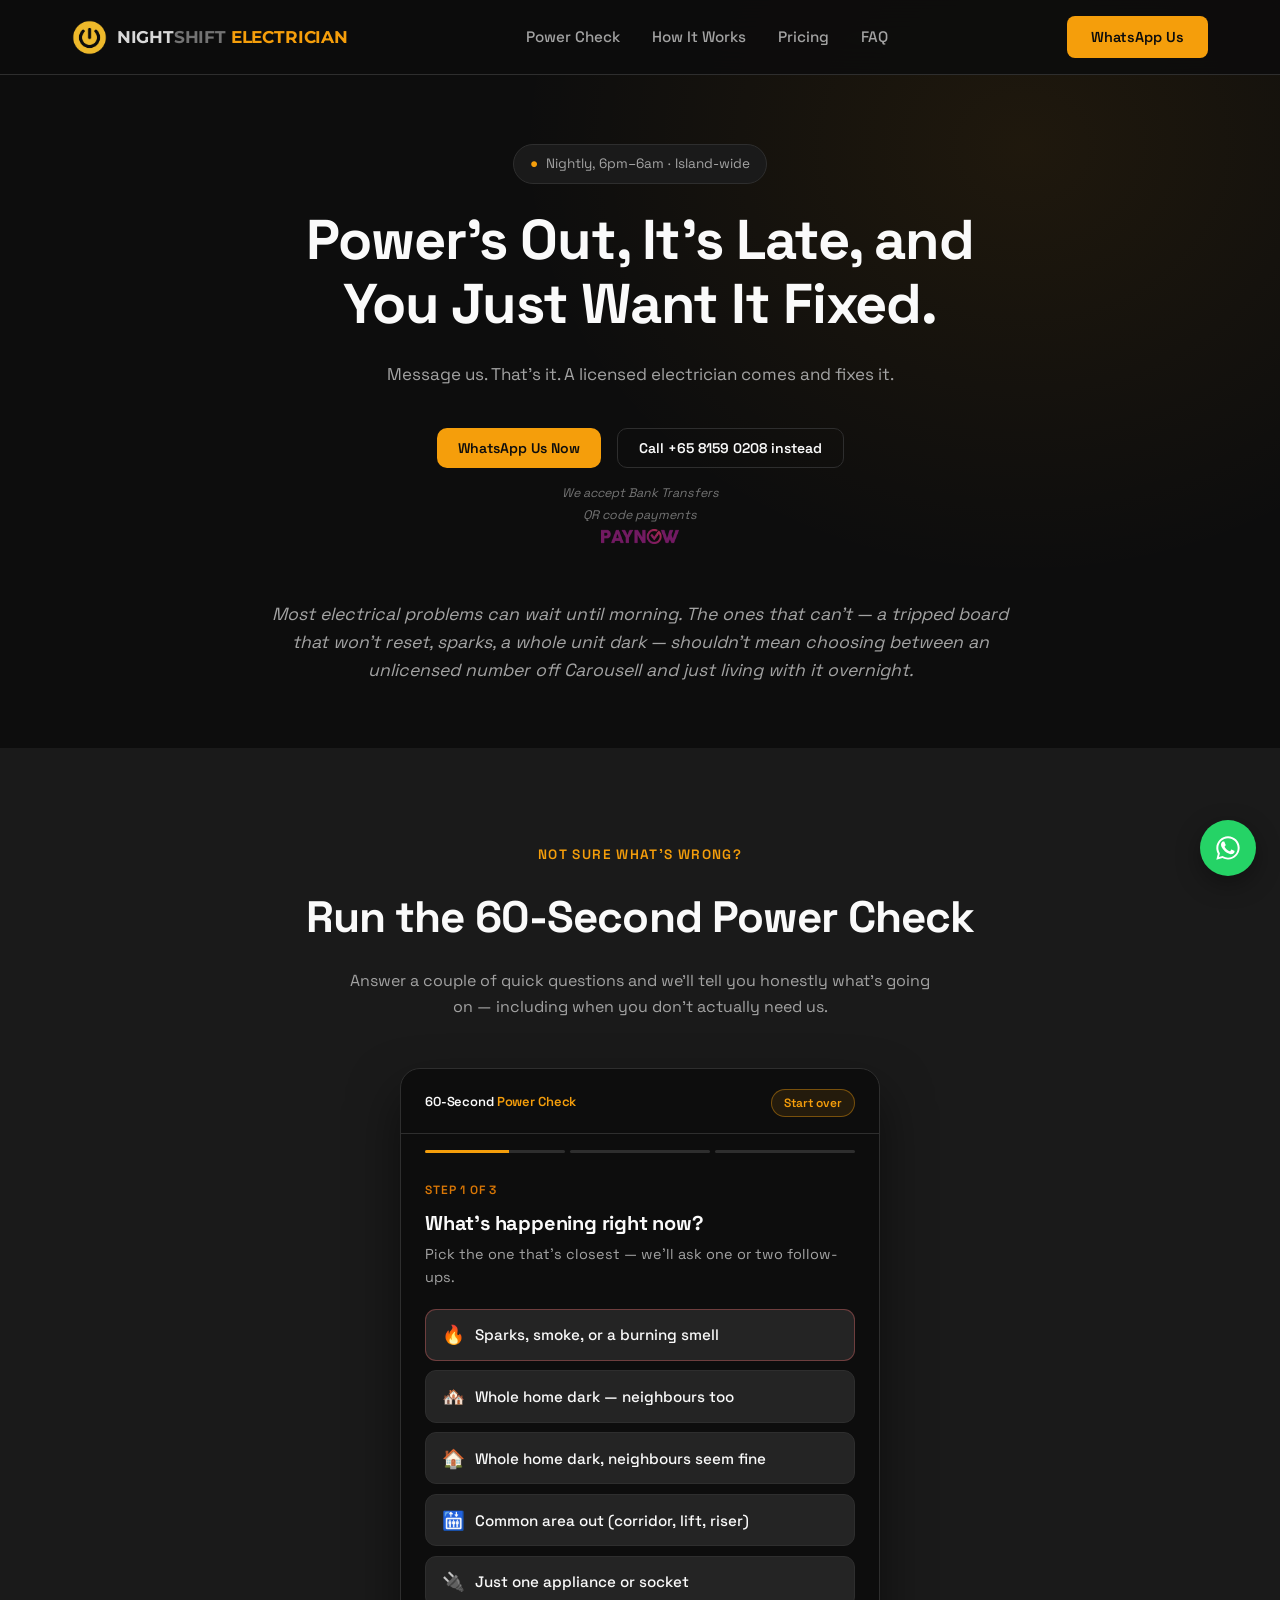
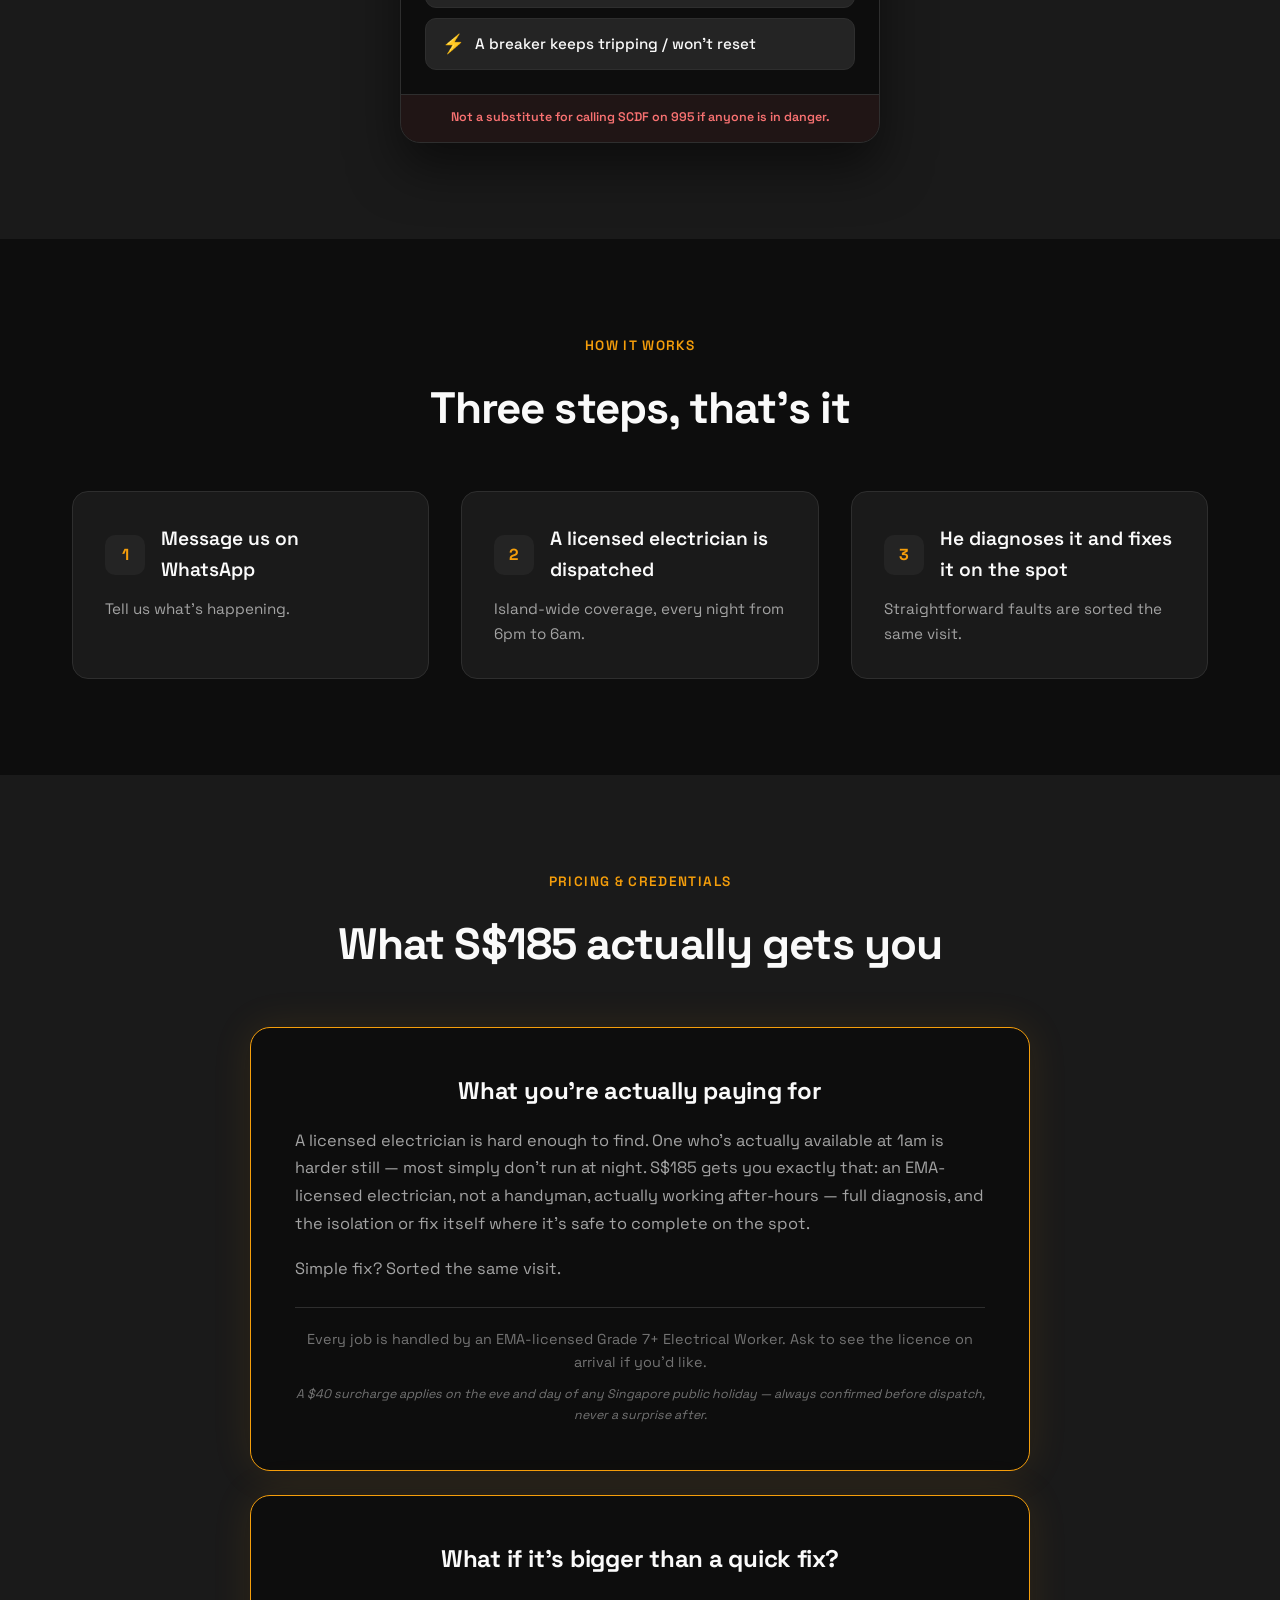
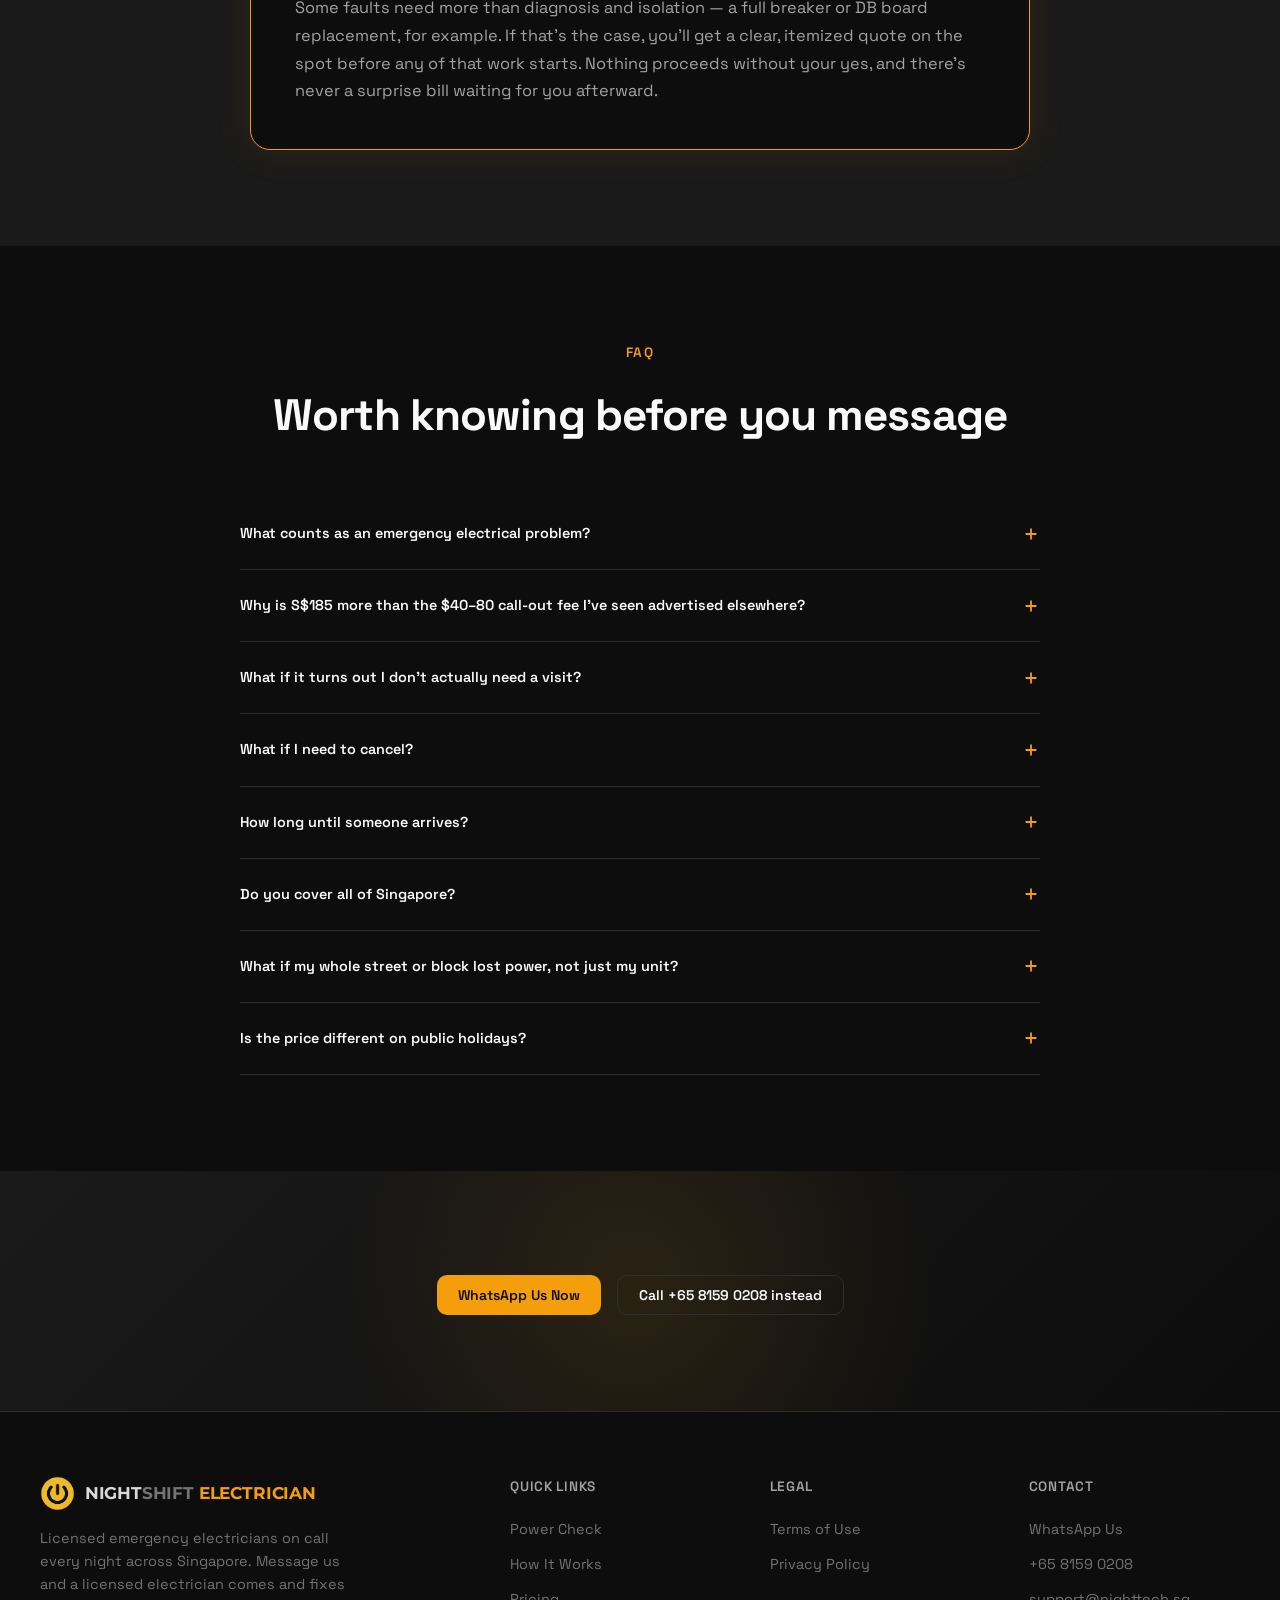
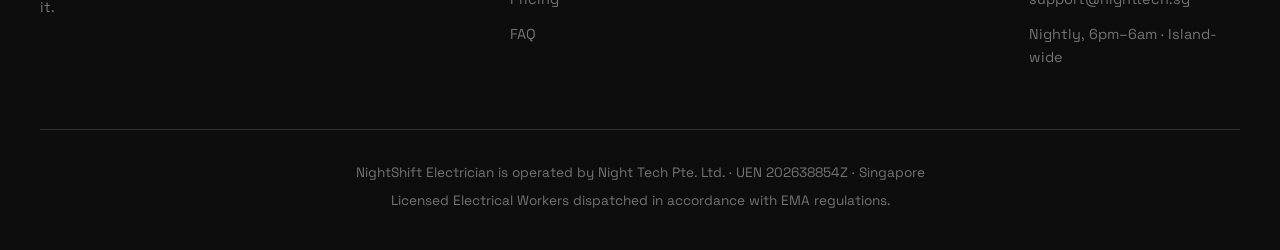
<file: index.html>
<!DOCTYPE html>
<html lang="en">
<head>
<meta charset="UTF-8">
<meta name="viewport" content="width=device-width, initial-scale=1.0">
<title>NightShift Electrician — Licensed Electricians, On Call Every Night</title>
<meta name="description" content="Licensed emergency electricians on call every night across Singapore, 6pm–6am. S$185 flat call-out fee, island-wide coverage. Message us on WhatsApp — a licensed electrician comes and fixes it.">
<meta name="robots" content="index, follow">
<link rel="canonical" href="https://nightshiftelectrician.sg/">
<meta property="og:type" content="website">
<meta property="og:site_name" content="NightShift Electrician">
<meta property="og:title" content="NightShift Electrician — Licensed Electricians, On Call Every Night">
<meta property="og:description" content="Licensed emergency electricians on call every night across Singapore, 6pm–6am. S$185 flat call-out fee, island-wide coverage. Message us on WhatsApp — a licensed electrician comes and fixes it.">
<meta property="og:url" content="https://nightshiftelectrician.sg/">
<meta property="og:locale" content="en_SG">
<meta property="og:image" content="https://nightshiftelectrician.sg/assets/images/og-image.png">
<meta property="og:image:width" content="1200">
<meta property="og:image:height" content="630">
<meta name="twitter:card" content="summary_large_image">
<meta name="twitter:title" content="NightShift Electrician — Licensed Electricians, On Call Every Night">
<meta name="twitter:description" content="Licensed emergency electricians on call every night across Singapore, 6pm–6am. S$185 flat call-out fee, island-wide coverage.">
<meta name="twitter:image" content="https://nightshiftelectrician.sg/assets/images/og-image.png">
<meta name="theme-color" content="#0d0d0d">
<link rel="icon" href="assets/images/icon.png" type="image/png">
<link rel="preconnect" href="https://fonts.googleapis.com">
<link rel="preconnect" href="https://fonts.gstatic.com" crossorigin>
<link href="https://fonts.googleapis.com/css2?family=Space+Grotesk:wght@300;400;500;600;700&family=Montserrat:wght@700&display=swap" rel="stylesheet">
<link rel="stylesheet" href="assets/css/style.css">
<script type="application/ld+json">
{
  "@context": "https://schema.org",
  "@type": "Electrician",
  "name": "NightShift Electrician",
  "alternateName": "Night Tech Pte. Ltd.",
  "url": "https://nightshiftelectrician.sg/",
  "telephone": "+65-8159-0208",
  "priceRange": "S$185",
  "description": "Licensed emergency electricians on call every night across Singapore. EMA-licensed Electrical Workers dispatched island-wide for power outages, tripped breakers, sparking outlets, and other urgent electrical faults.",
  "areaServed": { "@type": "Country", "name": "Singapore" },
  "address": { "@type": "PostalAddress", "addressCountry": "SG" },
  "openingHoursSpecification": {
    "@type": "OpeningHoursSpecification",
    "dayOfWeek": ["Monday", "Tuesday", "Wednesday", "Thursday", "Friday", "Saturday", "Sunday"],
    "opens": "18:00",
    "closes": "06:00"
  },
  "makesOffer": {
    "@type": "Offer",
    "name": "Emergency electrician call-out",
    "price": "185",
    "priceCurrency": "SGD",
    "description": "Flat call-out fee covering Stage 1 diagnostic and isolation, the same rate for every property type."
  }
}
</script>
<script type="application/ld+json">
{
  "@context": "https://schema.org",
  "@type": "FAQPage",
  "mainEntity": [
    {
      "@type": "Question",
      "name": "What counts as an emergency electrical problem?",
      "acceptedAnswer": {
        "@type": "Answer",
        "text": "Anything that's unsafe to leave until morning — a tripped board that won't reset, sparks, a burning smell, or a full loss of power. Not sure? Message us anyway — we'll tell you honestly if it can wait."
      }
    },
    {
      "@type": "Question",
      "name": "Why is S$185 more than the $40–80 call-out fee I've seen advertised elsewhere?",
      "acceptedAnswer": {
        "@type": "Answer",
        "text": "Those daytime rates assume you can wait for a normal appointment. Getting an actual EMA-licensed electrician out at 1am — not a handyman, not someone unlicensed — is close to impossible through most services; they simply don't run at night. S$185 reflects that this is real, licensed, after-hours work, not a daytime job with a surcharge tacked on."
      }
    },
    {
      "@type": "Question",
      "name": "What if it turns out I don't actually need a visit?",
      "acceptedAnswer": {
        "@type": "Answer",
        "text": "We'll say so before dispatching anyone — through the Power Check or over WhatsApp — and point you to what to do instead. You're not charged for a conversation that doesn't need a visit."
      }
    },
    {
      "@type": "Question",
      "name": "What if I need to cancel?",
      "acceptedAnswer": {
        "@type": "Answer",
        "text": "Before the electrician is dispatched — full refund, no questions asked. After he's already on the way, $50 stays with him for the trip and the visit itself; the remaining $135 is refunded."
      }
    },
    {
      "@type": "Question",
      "name": "How long until someone arrives?",
      "acceptedAnswer": {
        "@type": "Answer",
        "text": "Depends on your location and what else is running that night. You'll get a realistic estimate when you message us — not a vague \"on our way.\""
      }
    },
    {
      "@type": "Question",
      "name": "Do you cover all of Singapore?",
      "acceptedAnswer": {
        "@type": "Answer",
        "text": "Yes, island-wide. Travel time varies by area, which factors into the estimate you're given."
      }
    },
    {
      "@type": "Question",
      "name": "What if my whole street or block lost power, not just my unit?",
      "acceptedAnswer": {
        "@type": "Answer",
        "text": "That's usually on SP Group's end, not your home wiring — call their 24-hour hotline at 1800 778 8888 to report it and get updates."
      }
    },
    {
      "@type": "Question",
      "name": "Is the price different on public holidays?",
      "acceptedAnswer": {
        "@type": "Answer",
        "text": "Yes — a $40 surcharge applies on the eve and the day of any Singapore public holiday (New Year's, CNY, Good Friday, Hari Raya, Labour Day, Vesak Day, National Day, Deepavali, Christmas, and so on). You'll always hear this number before you book, never find it added after."
      }
    }
  ]
}
</script>
</head>
<body>

<!-- Navigation -->
<nav>
  <div class="nav-container">
    <a href="index.html" class="logo">
      <img src="assets/images/icon.png" alt="" class="logo-icon">
      <span class="logo-word"><span class="n">NIGHT</span><span class="s">SHIFT</span> <span class="ec">ELECTRICIAN</span></span>
    </a>
    <ul class="nav-links">
      <li><a href="#power-check">Power Check</a></li>
      <li><a href="#how-it-works">How It Works</a></li>
      <li><a href="#pricing">Pricing</a></li>
      <li><a href="#faq">FAQ</a></li>
    </ul>
    <a href="https://wa.me/6581590208?text=Hi%2C%20I%20have%20an%20electrical%20problem%20and%20need%20help." class="nav-cta">
      <span>WhatsApp Us</span>
    </a>
    <button class="mobile-menu-btn" aria-label="Toggle menu">☰</button>
  </div>
</nav>

<!-- Hero -->
<section class="hero">
  <div class="hero-inner">
    <div class="hero-badge"><span>●</span> Nightly, 6pm–6am · Island-wide</div>
    <h1>Power's Out, It's Late, and You Just Want It Fixed.</h1>
    <p class="hero-description">Message us. That's it. A licensed electrician comes and fixes it.</p>
    <div class="hero-buttons">
      <a href="https://wa.me/6581590208?text=Hi%2C%20I%20have%20an%20electrical%20problem%20and%20need%20help." class="btn-primary">WhatsApp Us Now</a>
      <a href="tel:+6581590208" class="btn-secondary">Call +65 8159 0208 instead</a>
    </div>
    <div class="hero-payment-note">
      <p>We accept Bank Transfers</p>
      <p>QR code payments</p>
      <img src="assets/images/paynow-seeklogo.png" alt="PayNow" class="hero-paynow-logo">
    </div>
  </div>
</section>

<!-- Problem framing -->
<section class="problem">
  <div class="problem-inner">
    <p>Most electrical problems can wait until morning. The ones that can't — a tripped board that won't reset, sparks, a whole unit dark — shouldn't mean choosing between an unlicensed number off Carousell and just living with it overnight.</p>
  </div>
</section>

<!-- Power Check widget -->
<section class="power-check" id="power-check">
  <div class="section-container">
    <div class="section-header">
      <div class="section-label">Not sure what's wrong?</div>
      <h2 class="section-title section-title--power-check">Run the <span class="nowrap">60-Second</span> Power Check</h2>
      <p class="section-description">Answer a couple of quick questions and we'll tell you honestly what's going on — including when you don't actually need us.</p>
    </div>
    <div id="pcw">
      <div class="pcw-head">
        <span class="pcw-title"><span class="nowrap">60-Second</span> <span class="amber">Power Check</span></span>
        <button class="pcw-restart" id="pcwRestart">Start over</button>
      </div>
      <div class="pcw-progress" id="pcwProgress"></div>
      <div class="pcw-body" id="pcwBody"></div>
      <div class="pcw-foot">Not a substitute for calling SCDF on 995 if anyone is in danger.</div>
    </div>
  </div>
</section>

<!-- How it works -->
<section class="how-it-works" id="how-it-works">
  <div class="section-container">
    <div class="section-header">
      <div class="section-label">How it works</div>
      <h2 class="section-title section-title--how-it-works">Three steps, that's it</h2>
    </div>
    <div class="steps-grid">
      <div class="step-card">
        <div class="step-head">
          <div class="step-num">1</div>
          <h3>Message us on WhatsApp</h3>
        </div>
        <p>Tell us what's happening.</p>
      </div>
      <div class="step-card">
        <div class="step-head">
          <div class="step-num">2</div>
          <h3>A licensed electrician is dispatched</h3>
        </div>
        <p>Island-wide coverage, every night from 6pm to 6am.</p>
      </div>
      <div class="step-card">
        <div class="step-head">
          <div class="step-num">3</div>
          <h3>He diagnoses it and fixes it on the spot</h3>
        </div>
        <p>Straightforward faults are sorted the same visit.</p>
      </div>
    </div>
  </div>
</section>

<!-- Pricing + credentials -->
<section class="pricing" id="pricing">
  <div class="pricing-inner">
    <div class="section-header">
      <div class="section-label">Pricing &amp; credentials</div>
      <h2 class="section-title section-title--pricing">What S$185 actually gets you</h2>
    </div>
    <div class="pricing-card">
      <div class="price-line">What you're actually paying for</div>
      <p>A licensed electrician is hard enough to find. One who's actually available at 1am is harder still — most simply don't run at night. <span class="amber">S$185</span> gets you exactly that: an EMA-licensed electrician, not a handyman, actually working after-hours — full diagnosis, and the isolation or fix itself where it's safe to complete on the spot.</p>
      <p>Simple fix? Sorted the same visit.</p>
      <div class="credential-line">Every job is handled by an EMA-licensed Grade 7+ Electrical Worker. Ask to see the licence on arrival if you'd like.</div>
      <p class="pricing-surcharge-note">A $40 surcharge applies on the eve and day of any Singapore public holiday — always confirmed before dispatch, never a surprise after.</p>
    </div>
    <div class="pricing-card pricing-card--secondary">
      <div class="price-line">What if it's bigger than a quick fix?</div>
      <p>Some faults need more than diagnosis and isolation — a full breaker or DB board replacement, for example. If that's the case, you'll get a clear, itemized quote on the spot before any of that work starts. Nothing proceeds without your yes, and there's never a surprise bill waiting for you afterward.</p>
    </div>
  </div>
</section>

<!-- FAQ -->
<section class="faq" id="faq">
  <div class="section-container">
    <div class="section-header">
      <div class="section-label">FAQ</div>
      <h2 class="section-title section-title--faq">Worth knowing before you message</h2>
    </div>
    <div class="faq-list">
      <details class="faq-item">
        <summary><h3>What counts as an emergency electrical problem?</h3><span class="faq-icon"><svg class="icon-plus" viewBox="0 0 20 20" fill="none" stroke="currentColor" stroke-width="2"><path d="M10 4v12M4 10h12"/></svg><svg class="icon-minus" viewBox="0 0 20 20" fill="none" stroke="currentColor" stroke-width="2"><path d="M4 10h12"/></svg></span></summary>
        <p>Anything that's unsafe to leave until morning — a tripped board that won't reset, sparks, a burning smell, or a full loss of power. Not sure? Message us anyway — we'll tell you honestly if it can wait.</p>
      </details>
      <details class="faq-item">
        <summary><h3>Why is S$185 more than the $40–80 call-out fee I've seen advertised elsewhere?</h3><span class="faq-icon"><svg class="icon-plus" viewBox="0 0 20 20" fill="none" stroke="currentColor" stroke-width="2"><path d="M10 4v12M4 10h12"/></svg><svg class="icon-minus" viewBox="0 0 20 20" fill="none" stroke="currentColor" stroke-width="2"><path d="M4 10h12"/></svg></span></summary>
        <p>Those daytime rates assume you can wait for a normal appointment. Getting an actual EMA-licensed electrician out at 1am — not a handyman, not someone unlicensed — is close to impossible through most services; they simply don't run at night. S$185 reflects that this is real, licensed, after-hours work, not a daytime job with a surcharge tacked on.</p>
      </details>
      <details class="faq-item">
        <summary><h3>What if it turns out I don't actually need a visit?</h3><span class="faq-icon"><svg class="icon-plus" viewBox="0 0 20 20" fill="none" stroke="currentColor" stroke-width="2"><path d="M10 4v12M4 10h12"/></svg><svg class="icon-minus" viewBox="0 0 20 20" fill="none" stroke="currentColor" stroke-width="2"><path d="M4 10h12"/></svg></span></summary>
        <p>We'll say so before dispatching anyone — through the Power Check or over WhatsApp — and point you to what to do instead. You're not charged for a conversation that doesn't need a visit.</p>
      </details>
      <details class="faq-item">
        <summary><h3>What if I need to cancel?</h3><span class="faq-icon"><svg class="icon-plus" viewBox="0 0 20 20" fill="none" stroke="currentColor" stroke-width="2"><path d="M10 4v12M4 10h12"/></svg><svg class="icon-minus" viewBox="0 0 20 20" fill="none" stroke="currentColor" stroke-width="2"><path d="M4 10h12"/></svg></span></summary>
        <p>Before the electrician is dispatched — full refund, no questions asked. After he's already on the way, $50 stays with him for the trip and the visit itself; the remaining $135 is refunded.</p>
      </details>
      <details class="faq-item">
        <summary><h3>How long until someone arrives?</h3><span class="faq-icon"><svg class="icon-plus" viewBox="0 0 20 20" fill="none" stroke="currentColor" stroke-width="2"><path d="M10 4v12M4 10h12"/></svg><svg class="icon-minus" viewBox="0 0 20 20" fill="none" stroke="currentColor" stroke-width="2"><path d="M4 10h12"/></svg></span></summary>
        <p>Depends on your location and what else is running that night. You'll get a realistic estimate when you message us — not a vague "on our way."</p>
      </details>
      <details class="faq-item">
        <summary><h3>Do you cover all of Singapore?</h3><span class="faq-icon"><svg class="icon-plus" viewBox="0 0 20 20" fill="none" stroke="currentColor" stroke-width="2"><path d="M10 4v12M4 10h12"/></svg><svg class="icon-minus" viewBox="0 0 20 20" fill="none" stroke="currentColor" stroke-width="2"><path d="M4 10h12"/></svg></span></summary>
        <p>Yes, island-wide. Travel time varies by area, which factors into the estimate you're given.</p>
      </details>
      <details class="faq-item">
        <summary><h3>What if my whole street or block lost power, not just my unit?</h3><span class="faq-icon"><svg class="icon-plus" viewBox="0 0 20 20" fill="none" stroke="currentColor" stroke-width="2"><path d="M10 4v12M4 10h12"/></svg><svg class="icon-minus" viewBox="0 0 20 20" fill="none" stroke="currentColor" stroke-width="2"><path d="M4 10h12"/></svg></span></summary>
        <p>That's usually on SP Group's end, not your home wiring — call their 24-hour hotline at 1800 778 8888 to report it and get updates.</p>
      </details>
      <details class="faq-item">
        <summary><h3>Is the price different on public holidays?</h3><span class="faq-icon"><svg class="icon-plus" viewBox="0 0 20 20" fill="none" stroke="currentColor" stroke-width="2"><path d="M10 4v12M4 10h12"/></svg><svg class="icon-minus" viewBox="0 0 20 20" fill="none" stroke="currentColor" stroke-width="2"><path d="M4 10h12"/></svg></span></summary>
        <p>Yes — a $40 surcharge applies on the eve and the day of any Singapore public holiday (New Year's, CNY, Good Friday, Hari Raya, Labour Day, Vesak Day, National Day, Deepavali, Christmas, and so on). You'll always hear this number before you book, never find it added after.</p>
      </details>
    </div>
  </div>
</section>

<!-- Final CTA -->
<section class="cta">
  <div class="section-container cta-content">
    <div class="hero-buttons">
      <a href="https://wa.me/6581590208?text=Hi%2C%20I%20have%20an%20electrical%20problem%20and%20need%20help." class="btn-primary">WhatsApp Us Now</a>
      <a href="tel:+6581590208" class="btn-secondary">Call +65 8159 0208 instead</a>
    </div>
  </div>
</section>

<!-- Footer -->
<footer>
  <div class="footer-container">
    <div class="footer-grid">
      <div class="footer-brand">
        <a href="index.html" class="logo">
          <img src="assets/images/icon.png" alt="" class="logo-icon">
          <span class="logo-word"><span class="n">NIGHT</span><span class="s">SHIFT</span> <span class="ec">ELECTRICIAN</span></span>
        </a>
        <p>Licensed emergency electricians on call every night across Singapore. Message us and a licensed electrician comes and fixes it.</p>
      </div>
      <div class="footer-col">
        <div class="footer-title">Quick Links</div>
        <ul class="footer-links">
          <li><a href="#power-check">Power Check</a></li>
          <li><a href="#how-it-works">How It Works</a></li>
          <li><a href="#pricing">Pricing</a></li>
          <li><a href="#faq">FAQ</a></li>
        </ul>
      </div>
      <div class="footer-col">
        <div class="footer-title">Legal</div>
        <ul class="footer-links">
          <li><a href="terms.html">Terms of Use</a></li>
          <li><a href="privacy.html">Privacy Policy</a></li>
        </ul>
      </div>
      <div class="footer-col">
        <div class="footer-title">Contact</div>
        <ul class="footer-links">
          <li><a href="https://wa.me/6581590208?text=Hi%2C%20I%20have%20an%20electrical%20problem%20and%20need%20help.">WhatsApp Us</a></li>
          <li><a href="tel:+6581590208">+65 8159 0208</a></li>
          <li><a href="mailto:support@nighttech.sg">support@nighttech.sg</a></li>
          <li>Nightly, 6pm–6am · Island-wide</li>
        </ul>
      </div>
    </div>
    <div class="footer-bottom">
      <p>NightShift Electrician is operated by Night Tech Pte. Ltd. · UEN 202638854Z · Singapore</p>
      <p>Licensed Electrical Workers dispatched in accordance with EMA regulations.</p>
    </div>
  </div>
</footer>

<a href="https://wa.me/6581590208?text=Hi%2C%20I%20have%20an%20electrical%20problem%20and%20need%20help." class="whatsapp-float" target="_blank" rel="noopener" aria-label="Message us on WhatsApp">
  <svg width="28" height="28" viewBox="0 0 24 24" fill="currentColor"><path d="M17.5 14.4c-.3-.1-1.7-.9-2-1-.3-.1-.5-.1-.7.1-.2.3-.8 1-.9 1.2-.2.2-.3.2-.6.1-.3-.1-1.3-.5-2.4-1.5-.9-.8-1.5-1.8-1.7-2.1-.2-.3 0-.5.1-.6.1-.1.3-.3.4-.5.1-.1.2-.3.3-.4.1-.2 0-.3 0-.5 0-.1-.7-1.6-.9-2.2-.2-.5-.5-.5-.7-.5h-.6c-.2 0-.5.1-.8.3-.3.3-1 1-1 2.4s1 2.8 1.2 3c.1.2 2 3.1 4.9 4.3.7.3 1.2.5 1.6.6.7.2 1.3.2 1.8.1.5-.1 1.7-.7 1.9-1.4.2-.7.2-1.2.2-1.3-.1-.2-.3-.3-.6-.4z"/><path d="M12 2C6.5 2 2 6.5 2 12c0 1.8.5 3.5 1.3 5L2 22l5.2-1.4c1.4.8 3.1 1.2 4.8 1.2 5.5 0 10-4.5 10-10S17.5 2 12 2zm0 18.3c-1.5 0-3-.4-4.3-1.2l-.3-.2-3.2.8.9-3.1-.2-.3C4.2 14.9 3.7 13.5 3.7 12c0-4.6 3.7-8.3 8.3-8.3s8.3 3.7 8.3 8.3-3.7 8.3-8.3 8.3z"/></svg>
</a>

<script src="assets/js/main.js"></script>
<script src="assets/js/power-check.js"></script>
</body>
</html>
</file>
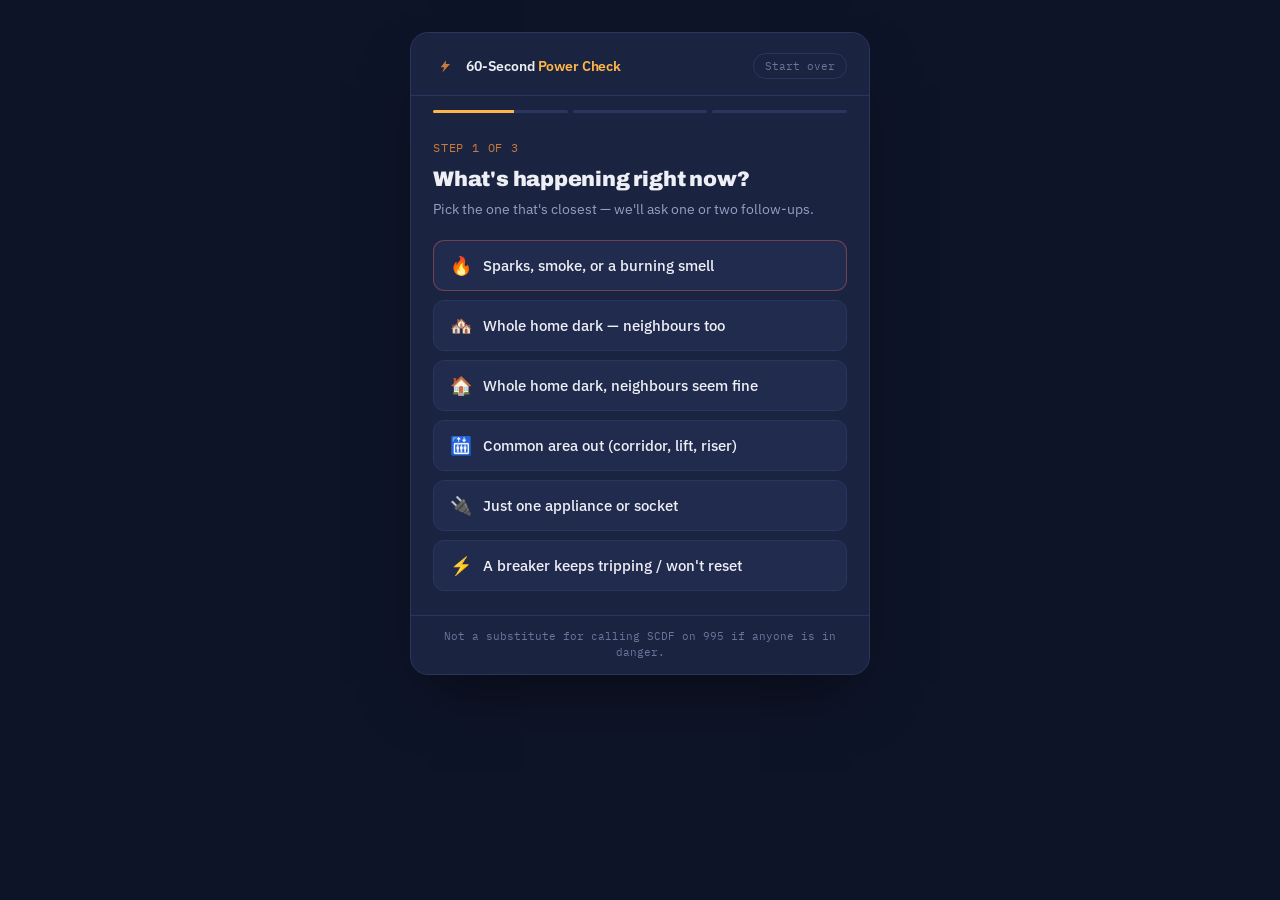
<file: power-check-widget.html>
<!DOCTYPE html>
<html lang="en">
<head>
<meta charset="UTF-8">
<meta name="viewport" content="width=device-width, initial-scale=1.0">
<title>60-Second Power Check — NightShift Electrician</title>
<link rel="preconnect" href="https://fonts.googleapis.com">
<link href="https://fonts.googleapis.com/css2?family=Archivo:wght@700;800;900&family=IBM+Plex+Sans:wght@400;500;600&family=IBM+Plex+Mono:wght@400;500&display=swap" rel="stylesheet">
<style>
  :root{
    --ink:#0E1428;
    --panel:#1A2340;
    --panel-2:#212B4E;
    --panel-line:#2A3560;
    --amber:#FFB648;
    --copper:#C97A3D;
    --text:#EDEFF5;
    --muted:#94A0C2;
    --muted-2:#6B7599;
    --danger:#FF6B5E;
    --safe:#6FCF97;
  }
  *{box-sizing:border-box; margin:0; padding:0;}
  body{
    background:var(--ink);
    color:var(--text);
    font-family:'IBM Plex Sans', sans-serif;
    line-height:1.5;
    -webkit-font-smoothing:antialiased;
    display:flex;
    justify-content:center;
    padding:32px 16px;
  }
  .display{font-family:'Archivo', sans-serif; font-weight:900; letter-spacing:-0.01em;}
  .mono{font-family:'IBM Plex Mono', monospace;}

  /* ===== Widget shell ===== */
  #pcw{
    width:100%; max-width:460px;
    background:var(--panel);
    border:1px solid var(--panel-line);
    border-radius:18px;
    overflow:hidden;
    box-shadow:0 30px 60px -20px rgba(0,0,0,0.5);
  }
  .pcw-head{
    padding:20px 22px 16px;
    border-bottom:1px solid var(--panel-line);
    display:flex; align-items:center; justify-content:space-between; gap:12px;
  }
  .pcw-brand{display:flex; align-items:center; gap:9px;}
  .pcw-mark{width:24px; height:24px; flex-shrink:0;}
  .pcw-title{font-size:14px; font-weight:600; letter-spacing:-0.01em;}
  .pcw-title .amber{color:var(--amber);}
  .pcw-restart{
    font-family:'IBM Plex Mono', monospace; font-size:11px; color:var(--muted-2);
    background:none; border:1px solid var(--panel-line); border-radius:999px;
    padding:5px 11px; cursor:pointer; white-space:nowrap;
  }
  .pcw-restart:hover{color:var(--text); border-color:var(--muted-2);}

  .pcw-progress{display:flex; gap:5px; padding:14px 22px 0;}
  .pcw-progress .seg{height:3px; flex:1; background:var(--panel-line); border-radius:3px; overflow:hidden;}
  .pcw-progress .seg > i{display:block; height:100%; width:0%; background:var(--amber); transition:width .3s ease;}
  .pcw-progress .seg.done > i{width:100%;}
  .pcw-progress .seg.active > i{width:60%;}

  .pcw-body{padding:26px 22px 24px; min-height:220px;}

  .pcw-eyebrow{
    font-family:'IBM Plex Mono', monospace; font-size:11.5px; color:var(--copper);
    text-transform:uppercase; letter-spacing:0.07em; margin-bottom:10px; display:block;
  }
  .pcw-eyebrow.danger{color:var(--danger);}
  .pcw-eyebrow.safe{color:var(--safe);}
  .pcw-q{font-size:21px; line-height:1.28; margin-bottom:6px;}
  .pcw-sub{color:var(--muted); font-size:14px; margin-bottom:20px;}

  .pcw-options{display:flex; flex-direction:column; gap:9px;}
  .pcw-opt{
    text-align:left;
    background:var(--panel-2);
    border:1px solid var(--panel-line);
    color:var(--text);
    font-family:inherit; font-size:15px; font-weight:500;
    padding:13px 16px; border-radius:11px;
    cursor:pointer;
    display:flex; align-items:center; gap:11px;
    transition:border-color .15s ease, background .15s ease, transform .1s ease;
  }
  .pcw-opt:hover{border-color:var(--amber); background:#25305A;}
  .pcw-opt:active{transform:scale(0.98);}
  .pcw-opt .ic{font-size:18px; flex-shrink:0; width:22px; text-align:center;}
  .pcw-opt.danger-opt{border-color:rgba(255,107,94,0.35);}
  .pcw-opt.danger-opt:hover{border-color:var(--danger); background:rgba(255,107,94,0.08);}

  .pcw-back{
    margin-top:18px; background:none; border:none; color:var(--muted-2);
    font-family:'IBM Plex Mono', monospace; font-size:12px; cursor:pointer;
    padding:4px 0;
  }
  .pcw-back:hover{color:var(--muted);}

  /* form inputs (qualify step) */
  .pcw-field{margin-bottom:14px;}
  .pcw-field label{display:block; font-size:12.5px; color:var(--muted); margin-bottom:6px;}
  .pcw-field select, .pcw-field input{
    width:100%; background:var(--panel-2); border:1px solid var(--panel-line);
    color:var(--text); font-family:inherit; font-size:15px; padding:11px 13px; border-radius:10px;
  }
  .pcw-field select:focus, .pcw-field input:focus{outline:none; border-color:var(--amber);}
  .pcw-submit{
    width:100%; margin-top:6px;
    background:var(--amber); color:#1A1204; font-weight:700; font-size:15px;
    border:none; padding:13px; border-radius:10px; cursor:pointer;
  }
  .pcw-submit:hover{filter:brightness(1.05);}

  /* result */
  .pcw-badge{
    display:inline-flex; align-items:center; gap:7px;
    font-family:'IBM Plex Mono', monospace; font-size:11.5px;
    border-radius:999px; padding:6px 13px; margin-bottom:16px;
    background:rgba(255,182,72,0.12); color:var(--amber); border:1px solid rgba(255,182,72,0.3);
  }
  .pcw-badge.danger{background:rgba(255,107,94,0.12); color:var(--danger); border-color:rgba(255,107,94,0.35);}
  .pcw-badge.safe{background:rgba(111,207,151,0.12); color:var(--safe); border-color:rgba(111,207,151,0.35);}
  .pcw-badge .dot{width:6px; height:6px; border-radius:50%; background:currentColor;}

  .pcw-result-title{font-size:20px; margin-bottom:10px; line-height:1.3;}
  .pcw-result-body{color:var(--muted); font-size:14.5px; margin-bottom:8px;}
  .pcw-result-body strong{color:var(--text); font-weight:600;}
  .pcw-fee-note{
    font-family:'IBM Plex Mono', monospace; font-size:12.5px; color:var(--muted-2);
    margin:14px 0 18px; padding:10px 13px; background:var(--panel-2); border-radius:9px;
    border:1px solid var(--panel-line);
  }
  .pcw-ctas{display:flex; flex-direction:column; gap:9px; margin-top:6px;}
  .pcw-cta-primary, .pcw-cta-secondary{
    display:flex; align-items:center; justify-content:center; gap:8px;
    text-decoration:none; font-weight:700; font-size:15px;
    padding:14px; border-radius:11px; text-align:center;
  }
  .pcw-cta-primary{background:var(--amber); color:#1A1204;}
  .pcw-cta-primary.danger{background:var(--danger); color:#2A0A06;}
  .pcw-cta-primary:hover{filter:brightness(1.05);}
  .pcw-cta-secondary{border:1px solid var(--panel-line); color:var(--text); font-weight:600;}
  .pcw-cta-secondary:hover{border-color:var(--muted-2);}
  .pcw-external-link{color:var(--amber); text-decoration:underline;}

  .pcw-foot{
    padding:13px 22px; border-top:1px solid var(--panel-line);
    font-family:'IBM Plex Mono', monospace; font-size:10.5px; color:var(--muted-2);
    text-align:center;
  }
</style>
</head>
<body>

<div id="pcw">
  <div class="pcw-head">
    <div class="pcw-brand">
      <svg class="pcw-mark" viewBox="0 0 124 124" xmlns="http://www.w3.org/2000/svg">
        <circle cx="62" cy="62" r="60" fill="#1A2340" stroke="#2A3560"/>
        <path d="M 42,20 A 42,42 0 1 0 42,104 A 32,32 0 1 1 42,20 Z" fill="#FFB648"/>
        <path d="M 68,32 L 40,68 L 58,68 L 48,96 L 88,52 L 66,52 Z" fill="#C97A3D"/>
      </svg>
      <span class="pcw-title">60-Second <span class="amber">Power Check</span></span>
    </div>
    <button class="pcw-restart" id="pcwRestart">Start over</button>
  </div>
  <div class="pcw-progress" id="pcwProgress"></div>
  <div class="pcw-body" id="pcwBody"></div>
  <div class="pcw-foot">Not a substitute for calling SCDF on 995 if anyone is in danger.</div>
</div>

<script>
(function(){
  var PHONE_DISPLAY = "+65 8159 0208";
  var PHONE_TEL = "+6581590208";
  var WA_NUMBER = "6581590208";
  var FEE = "S$185";

  var body = document.getElementById('pcwBody');
  var progressEl = document.getElementById('pcwProgress');
  var history = [];
  var answers = {};

  function waLink(text){
    return "https://wa.me/" + WA_NUMBER + "?text=" + encodeURIComponent(text);
  }
  function telLink(){ return "tel:" + PHONE_TEL; }

  function renderProgress(step){
    var total = 3;
    var pos = {start:0, q2:1, q3:2, qualify:2, result:3}[step];
    if (pos === undefined) pos = 0;
    progressEl.innerHTML = "";
    for (var i=0;i<total;i++){
      var seg = document.createElement('div');
      seg.className = 'seg' + (i < pos ? ' done' : (i === pos ? ' active' : ''));
      seg.innerHTML = '<i></i>';
      progressEl.appendChild(seg);
    }
  }

  function go(step, opts){
    history.push(step);
    render(step, opts || {});
  }
  function back(){
    history.pop();
    var prev = history.pop() || 'start';
    render(prev, {});
  }

  function optionsHTML(list){
    return list.map(function(o, i){
      return '<button class="pcw-opt' + (o.danger ? ' danger-opt' : '') + '" data-i="' + i + '">' +
        '<span class="ic">' + o.icon + '</span><span>' + o.label + '</span></button>';
    }).join('');
  }

  function bindOptions(list){
    var btns = body.querySelectorAll('.pcw-opt');
    btns.forEach(function(btn){
      btn.addEventListener('click', function(){
        var idx = parseInt(btn.getAttribute('data-i'), 10);
        list[idx].action();
      });
    });
  }

  function screen(html, backable){
    body.innerHTML = html;
    if (backable !== false && history.length > 1){
      var b = document.createElement('button');
      b.className = 'pcw-back';
      b.textContent = '← Back';
      b.addEventListener('click', back);
      body.appendChild(b);
    }
  }

  // ---------- STEP: start ----------
  function stepStart(){
    renderProgress('start');
    var opts = [
      {icon:'🔥', label:'Sparks, smoke, or a burning smell', danger:true, action:function(){ go('result', {kind:'safety'}); }},
      {icon:'🏘️', label:'Whole home dark — neighbours too', action:function(){ go('result', {kind:'estate'}); }},
      {icon:'🏠', label:'Whole home dark, neighbours seem fine', action:function(){ go('q2', {kind:'wholeUnit'}); }},
      {icon:'🛗', label:'Common area out (corridor, lift, riser)', action:function(){ go('result', {kind:'mcst'}); }},
      {icon:'🔌', label:'Just one appliance or socket', action:function(){ go('q2', {kind:'appliance'}); }},
      {icon:'⚡', label:'A breaker keeps tripping / won\'t reset', action:function(){ go('qualify', {kind:'standard'}); }}
    ];
    screen(
      '<span class="pcw-eyebrow">Step 1 of 3</span>' +
      '<div class="pcw-q display">What\'s happening right now?</div>' +
      '<div class="pcw-sub">Pick the one that\'s closest — we\'ll ask one or two follow-ups.</div>' +
      '<div class="pcw-options">' + optionsHTML(opts) + '</div>',
      false
    );
    bindOptions(opts);
  }

  // ---------- STEP: q2 (branches) ----------
  function stepQ2(ctx){
    renderProgress('q2');
    if (ctx.kind === 'wholeUnit'){
      var opts = [
        {icon:'✅', label:'All switches are up / on', action:function(){ go('result', {kind:'externalSupply'}); }},
        {icon:'⬇️', label:'One or more are flipped down', action:function(){ go('qualify', {kind:'standard'}); }},
        {icon:'🤷', label:'Not sure / can\'t check safely', action:function(){ go('qualify', {kind:'standard'}); }}
      ];
      screen(
        '<span class="pcw-eyebrow">Step 2 of 3</span>' +
        '<div class="pcw-q display">Take a look at your DB box (the switch panel).</div>' +
        '<div class="pcw-sub">Are all the breaker switches up, or is one tripped?</div>' +
        '<div class="pcw-options">' + optionsHTML(opts) + '</div>'
      );
      bindOptions(opts);
      return;
    }
    if (ctx.kind === 'appliance'){
      var opts2 = [
        {icon:'🔁', label:'Yes — still doesn\'t work there either', action:function(){ go('result', {kind:'applianceFault'}); }},
        {icon:'✨', label:'Yes — it works fine in the other spot', action:function(){ go('result', {kind:'applianceFault'}); }},
        {icon:'⚠️', label:'Yes — the new socket trips too', action:function(){ go('qualify', {kind:'standard'}); }},
        {icon:'❌', label:'Haven\'t tried that yet', action:function(){ go('q3', {kind:'applianceTry'}); }}
      ];
      screen(
        '<span class="pcw-eyebrow">Step 2 of 3</span>' +
        '<div class="pcw-q display">Have you tried it in a different power point?</div>' +
        '<div class="pcw-sub">This tells us if it\'s the appliance or the wiring.</div>' +
        '<div class="pcw-options">' + optionsHTML(opts2) + '</div>'
      );
      bindOptions(opts2);
      return;
    }
  }

  // ---------- STEP: q3 ----------
  function stepQ3(ctx){
    renderProgress('q3');
    if (ctx.kind === 'applianceTry'){
      screen(
        '<span class="pcw-eyebrow">Quick test</span>' +
        '<div class="pcw-q display">Go ahead and try a different socket now.</div>' +
        '<div class="pcw-sub">We\'ll wait. Tap what happened.</div>' +
        '<div class="pcw-options" id="pcwQ3opts"></div>'
      );
      var opts = [
        {icon:'✨', label:'Works fine in the other socket', action:function(){ go('result', {kind:'applianceFault'}); }},
        {icon:'🔁', label:'Still doesn\'t work there either', action:function(){ go('result', {kind:'applianceFault'}); }},
        {icon:'⚠️', label:'The new socket trips too', action:function(){ go('qualify', {kind:'standard'}); }}
      ];
      document.getElementById('pcwQ3opts').innerHTML = optionsHTML(opts);
      bindOptions(opts);
    }
  }

  // ---------- STEP: qualify (property info before WhatsApp) ----------
  function stepQualify(ctx){
    renderProgress('qualify');
    screen(
      '<span class="pcw-eyebrow">Last step</span>' +
      '<div class="pcw-q display">A couple of details, then we\'ll route you.</div>' +
      '<div class="pcw-sub">Helps the electrician come prepared.</div>' +
      '<div class="pcw-field">' +
        '<label>Property type</label>' +
        '<select id="pcwProp">' +
          '<option value="HDB flat">HDB flat</option>' +
          '<option value="EC / Condo">EC / Condo</option>' +
          '<option value="Landed house">Landed house</option>' +
          '<option value="Commercial unit">Commercial unit</option>' +
        '</select>' +
      '</div>' +
      '<div class="pcw-field">' +
        '<label>Postal code (optional)</label>' +
        '<input type="text" id="pcwPostal" placeholder="e.g. 560123" inputmode="numeric" maxlength="6">' +
      '</div>' +
      '<button class="pcw-submit" id="pcwQualifySubmit">See what to do next →</button>'
    );
    document.getElementById('pcwQualifySubmit').addEventListener('click', function(){
      answers.property = document.getElementById('pcwProp').value;
      answers.postal = document.getElementById('pcwPostal').value.trim();
      go('result', {kind: ctx.kind, property: answers.property, postal: answers.postal});
    });
  }

  // ---------- RESULT screens ----------
  var RESULTS = {
    safety: function(){
      return {
        badgeClass: 'danger',
        badgeText: '⛔ Safety emergency',
        title: 'Stop — don\'t touch anything near it.',
        body: 'If you can do it without going near the fault, switch off the main breaker at your DB box. If there\'s active fire or anyone\'s in danger, call <strong>995</strong> first.<br><br>Otherwise, this needs an electrician right now.',
        fee: 'Call-out is ' + FEE + ' flat — quoted before we hang up, no surprises.',
        primary: {label: '📞 Call now — ' + PHONE_DISPLAY, href: telLink(), danger:true},
        secondary: {label: 'Message on WhatsApp instead', href: waLink('URGENT — sparks/smoke/burning smell, need an electrician now.')}
      };
    },
    estate: function(){
      return {
        badgeClass: 'safe',
        badgeText: '✅ No dispatch needed',
        title: 'Sounds like an estate-wide outage.',
        body: 'If your neighbours have lost power too, this is on SP Group\'s side, not your home wiring. Call their 24/7 hotline — they handle it directly.',
        fee: 'This one\'s free — no call-out charge, because there\'s nothing on your end to fix.',
        primary: {label: '📞 Call SP Group — 1800 778 8888', href: 'tel:+18007788888'},
        secondary: {label: 'Still want us to double-check your unit?', href: '#', onClick:function(){ go('q2', {kind:'wholeUnit'}); }}
      };
    },
    mcst: function(){
      return {
        badgeClass: 'safe',
        badgeText: '✅ Not your unit\'s wiring',
        title: 'That\'s common property — Town Council / MCST territory.',
        body: 'Corridors, lifts, and risers are maintained by your Town Council or MCST, not your household. They\'re the ones who can fix or authorise work there.',
        fee: 'No charge for this — we just wouldn\'t be the right ones to call for common property.',
        primary: {label: 'Message us if you want help finding the right contact', href: waLink('Hi — common area (corridor/lift/riser) has a power issue. Can you point me to who to call?')},
        secondary: {label: 'Actually, my own unit is affected too', href: '#', onClick:function(){ go('start', {}); }}
      };
    },
    externalSupply: function(ctx){
      var msg = 'Hi — whole unit is without power, neighbours seem fine, all my DB switches are up. ';
      if (ctx.property) msg += 'Property: ' + ctx.property + '. ';
      if (ctx.postal) msg += 'Postal code: ' + ctx.postal + '. ';
      return {
        badgeClass: 'safe',
        badgeText: '💡 Try this first',
        title: 'Check your SP meter compartment.',
        body: 'If all your DB breakers are up but you\'ve still got no power, it\'s sometimes a tripped main switch or blown fuse in the meter compartment outside your unit. Worth a look before booking a visit.',
        fee: 'Free advice. If it\'s still dark after checking, ' + FEE + ' flat covers a full diagnosis and fix where possible.',
        primary: {label: 'Still dark? Message us on WhatsApp', href: waLink(msg + 'Checked the meter compartment, still no power.')},
        secondary: {label: 'Call instead — ' + PHONE_DISPLAY, href: telLink()}
      };
    },
    applianceFault: function(ctx){
      var msg = 'Hi — think it might be an appliance fault, not the wiring. Tested it in a different socket. ';
      return {
        badgeClass: 'safe',
        badgeText: '💡 Likely the appliance, not your wiring',
        title: 'Sounds like the appliance itself.',
        body: 'Since the socket test pointed to the appliance rather than the wiring, this probably isn\'t an electrical fault in your home — worth checking the appliance or its plug/fuse first.',
        fee: 'No charge for this advice. If you\'d still like a second opinion on-site, the usual ' + FEE + ' visit fee applies.',
        primary: {label: 'Want us to confirm anyway? Message us', href: waLink(msg)},
        secondary: {label: 'Call instead — ' + PHONE_DISPLAY, href: telLink()}
      };
    },
    standard: function(ctx){
      var msg = 'Hi — need an electrician. ';
      if (ctx.property) msg += 'Property: ' + ctx.property + '. ';
      if (ctx.postal) msg += 'Postal code: ' + ctx.postal + '. ';
      msg += 'Symptom: breaker tripped / won\'t reset or a circuit fault.';
      return {
        badgeClass: 'default',
        badgeText: '🔧 Worth a proper look',
        title: 'This sounds like a standard electrical fault.',
        body: 'A tripping or unresponsive breaker usually means a real fault on that circuit — not something to keep resetting blind. An EMA-licensed electrician can diagnose and, where it\'s safe, fix it the same visit.',
        fee: FEE + ' flat covers the visit, full diagnosis, and the fix if it\'s a simple isolation. Anything bigger is quoted before it starts.',
        primary: {label: '💬 Message us on WhatsApp', href: waLink(msg)},
        secondary: {label: 'Call instead — ' + PHONE_DISPLAY, href: telLink()}
      };
    }
  };

  function stepResult(ctx){
    renderProgress('result');
    var r = RESULTS[ctx.kind](ctx);
    var badgeCls = r.badgeClass === 'default' ? '' : (' ' + r.badgeClass);
    var html =
      '<span class="pcw-badge' + badgeCls + '"><span class="dot"></span>' + r.badgeText + '</span>' +
      '<div class="pcw-result-title display">' + r.title + '</div>' +
      '<div class="pcw-result-body">' + r.body + '</div>' +
      '<div class="pcw-fee-note">' + r.fee + '</div>' +
      '<div class="pcw-ctas">' +
        '<a class="pcw-cta-primary' + (r.primary.danger ? ' danger' : '') + '" href="' + r.primary.href + '" target="_blank" rel="noopener" id="pcwPrimaryBtn">' + r.primary.label + '</a>' +
        (r.secondary ? '<a class="pcw-cta-secondary" href="' + r.secondary.href + '" ' + (r.secondary.onClick ? '' : 'target="_blank" rel="noopener"') + ' id="pcwSecondaryBtn">' + r.secondary.label + '</a>' : '') +
      '</div>';
    screen(html);
    if (r.secondary && r.secondary.onClick){
      document.getElementById('pcwSecondaryBtn').addEventListener('click', function(e){
        e.preventDefault();
        r.secondary.onClick();
      });
    }
  }

  function render(step, ctx){
    ctx = ctx || {};
    if (step === 'start') stepStart();
    else if (step === 'q2') stepQ2(ctx);
    else if (step === 'q3') stepQ3(ctx);
    else if (step === 'qualify') stepQualify(ctx);
    else if (step === 'result') stepResult(ctx);
  }

  document.getElementById('pcwRestart').addEventListener('click', function(){
    history = [];
    answers = {};
    go('start', {});
  });

  go('start', {});
})();
</script>

</body>
</html>
</file>
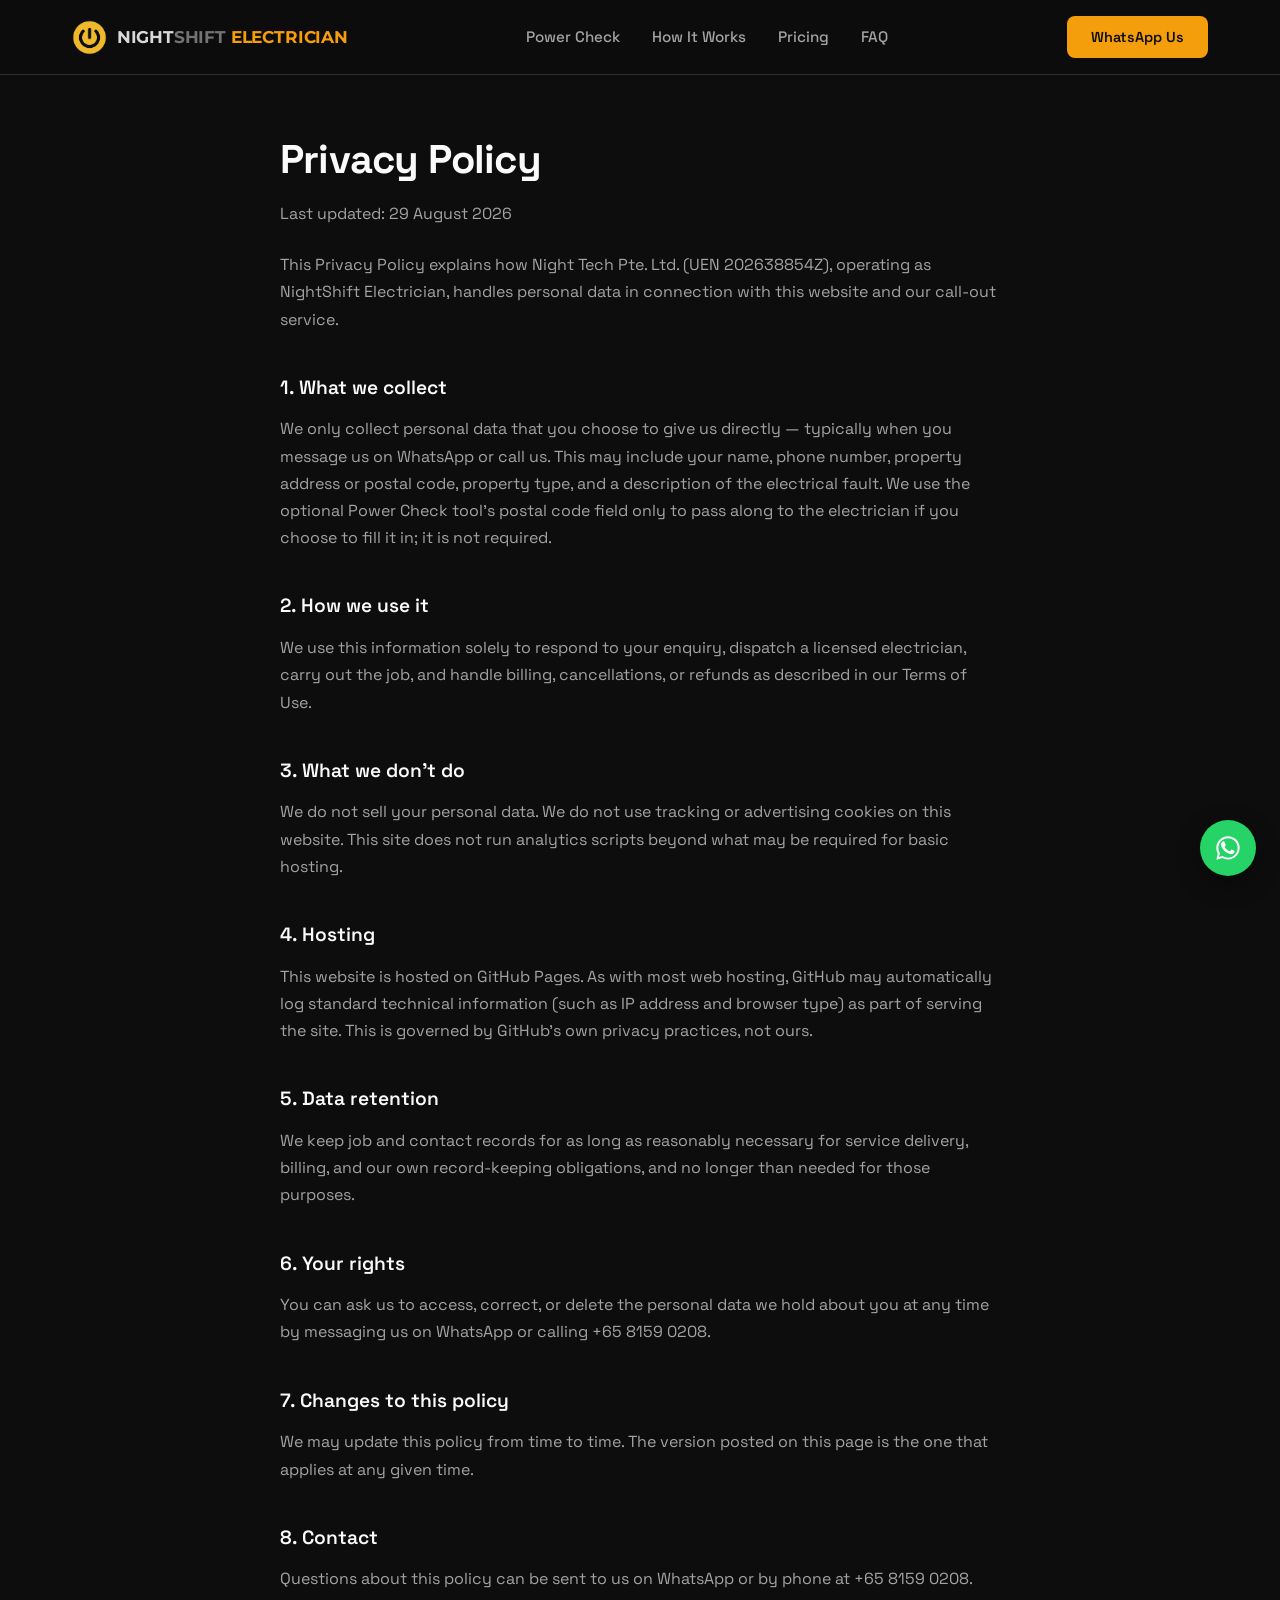
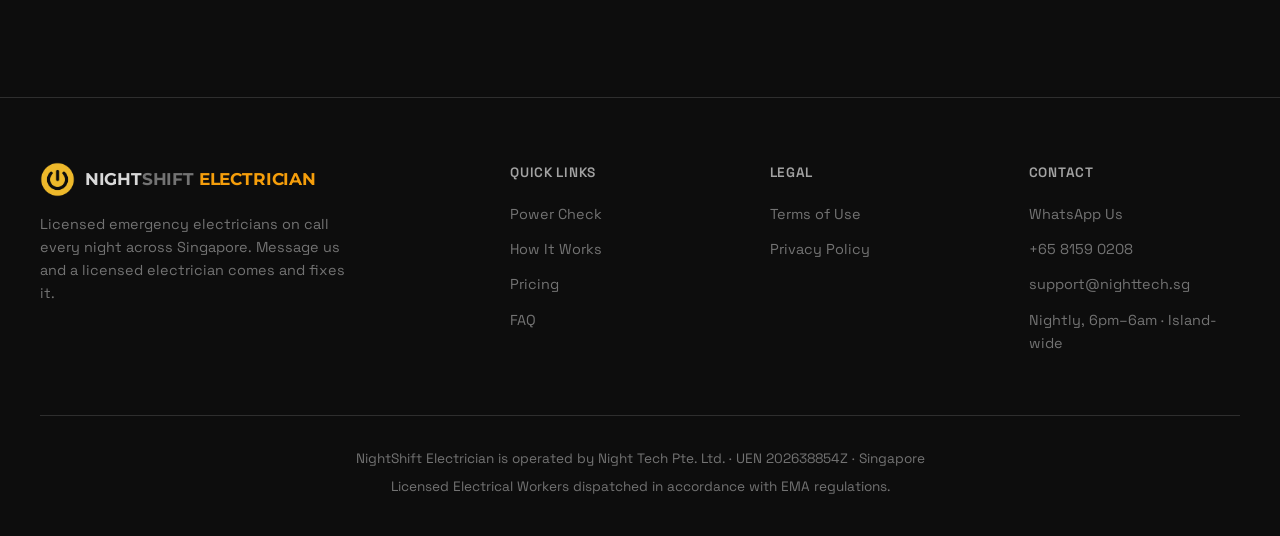
<file: privacy.html>
<!DOCTYPE html>
<html lang="en">
<head>
<meta charset="UTF-8">
<meta name="viewport" content="width=device-width, initial-scale=1.0">
<title>Privacy Policy — NightShift Electrician</title>
<meta name="description" content="Privacy Policy for NightShift Electrician, a service of Night Tech Pte. Ltd. (UEN 202638854Z), Singapore.">
<meta name="robots" content="index, follow">
<link rel="canonical" href="https://nightshiftelectrician.sg/privacy.html">
<meta name="theme-color" content="#0d0d0d">
<link rel="icon" href="assets/images/icon.png" type="image/png">
<link rel="preconnect" href="https://fonts.googleapis.com">
<link rel="preconnect" href="https://fonts.gstatic.com" crossorigin>
<link href="https://fonts.googleapis.com/css2?family=Space+Grotesk:wght@300;400;500;600;700&family=Montserrat:wght@700&display=swap" rel="stylesheet">
<link rel="stylesheet" href="assets/css/style.css">
</head>
<body>

<!-- Navigation -->
<nav>
  <div class="nav-container">
    <a href="index.html" class="logo">
      <img src="assets/images/icon.png" alt="" class="logo-icon">
      <span class="logo-word"><span class="n">NIGHT</span><span class="s">SHIFT</span> <span class="ec">ELECTRICIAN</span></span>
    </a>
    <ul class="nav-links">
      <li><a href="index.html#power-check">Power Check</a></li>
      <li><a href="index.html#how-it-works">How It Works</a></li>
      <li><a href="index.html#pricing">Pricing</a></li>
      <li><a href="index.html#faq">FAQ</a></li>
    </ul>
    <a href="https://wa.me/6581590208?text=Hi%2C%20I%20have%20an%20electrical%20problem%20and%20need%20help." class="nav-cta">
      <span>WhatsApp Us</span>
    </a>
    <button class="mobile-menu-btn" aria-label="Toggle menu">☰</button>
  </div>
</nav>

<section class="legal">
  <div class="legal-container">
    <h1>Privacy Policy</h1>
    <p class="legal-updated">Last updated: 29 August 2026</p>

    <p>This Privacy Policy explains how Night Tech Pte. Ltd. (UEN 202638854Z), operating as NightShift Electrician, handles personal data in connection with this website and our call-out service.</p>

    <h2>1. What we collect</h2>
    <p>We only collect personal data that you choose to give us directly — typically when you message us on WhatsApp or call us. This may include your name, phone number, property address or postal code, property type, and a description of the electrical fault. We use the optional Power Check tool's postal code field only to pass along to the electrician if you choose to fill it in; it is not required.</p>

    <h2>2. How we use it</h2>
    <p>We use this information solely to respond to your enquiry, dispatch a licensed electrician, carry out the job, and handle billing, cancellations, or refunds as described in our Terms of Use.</p>

    <h2>3. What we don't do</h2>
    <p>We do not sell your personal data. We do not use tracking or advertising cookies on this website. This site does not run analytics scripts beyond what may be required for basic hosting.</p>

    <h2>4. Hosting</h2>
    <p>This website is hosted on GitHub Pages. As with most web hosting, GitHub may automatically log standard technical information (such as IP address and browser type) as part of serving the site. This is governed by GitHub's own privacy practices, not ours.</p>

    <h2>5. Data retention</h2>
    <p>We keep job and contact records for as long as reasonably necessary for service delivery, billing, and our own record-keeping obligations, and no longer than needed for those purposes.</p>

    <h2>6. Your rights</h2>
    <p>You can ask us to access, correct, or delete the personal data we hold about you at any time by messaging us on WhatsApp or calling +65 8159 0208.</p>

    <h2>7. Changes to this policy</h2>
    <p>We may update this policy from time to time. The version posted on this page is the one that applies at any given time.</p>

    <h2>8. Contact</h2>
    <p>Questions about this policy can be sent to us on WhatsApp or by phone at +65 8159 0208.</p>
  </div>
</section>

<!-- Footer -->
<footer>
  <div class="footer-container">
    <div class="footer-grid">
      <div class="footer-brand">
        <a href="index.html" class="logo">
          <img src="assets/images/icon.png" alt="" class="logo-icon">
          <span class="logo-word"><span class="n">NIGHT</span><span class="s">SHIFT</span> <span class="ec">ELECTRICIAN</span></span>
        </a>
        <p>Licensed emergency electricians on call every night across Singapore. Message us and a licensed electrician comes and fixes it.</p>
      </div>
      <div class="footer-col">
        <div class="footer-title">Quick Links</div>
        <ul class="footer-links">
          <li><a href="index.html#power-check">Power Check</a></li>
          <li><a href="index.html#how-it-works">How It Works</a></li>
          <li><a href="index.html#pricing">Pricing</a></li>
          <li><a href="index.html#faq">FAQ</a></li>
        </ul>
      </div>
      <div class="footer-col">
        <div class="footer-title">Legal</div>
        <ul class="footer-links">
          <li><a href="terms.html">Terms of Use</a></li>
          <li><a href="privacy.html">Privacy Policy</a></li>
        </ul>
      </div>
      <div class="footer-col">
        <div class="footer-title">Contact</div>
        <ul class="footer-links">
          <li><a href="https://wa.me/6581590208?text=Hi%2C%20I%20have%20an%20electrical%20problem%20and%20need%20help.">WhatsApp Us</a></li>
          <li><a href="tel:+6581590208">+65 8159 0208</a></li>
          <li><a href="mailto:support@nighttech.sg">support@nighttech.sg</a></li>
          <li>Nightly, 6pm–6am · Island-wide</li>
        </ul>
      </div>
    </div>
    <div class="footer-bottom">
      <p>NightShift Electrician is operated by Night Tech Pte. Ltd. · UEN 202638854Z · Singapore</p>
      <p>Licensed Electrical Workers dispatched in accordance with EMA regulations.</p>
    </div>
  </div>
</footer>

<a href="https://wa.me/6581590208?text=Hi%2C%20I%20have%20an%20electrical%20problem%20and%20need%20help." class="whatsapp-float" target="_blank" rel="noopener" aria-label="Message us on WhatsApp">
  <svg width="28" height="28" viewBox="0 0 24 24" fill="currentColor"><path d="M17.5 14.4c-.3-.1-1.7-.9-2-1-.3-.1-.5-.1-.7.1-.2.3-.8 1-.9 1.2-.2.2-.3.2-.6.1-.3-.1-1.3-.5-2.4-1.5-.9-.8-1.5-1.8-1.7-2.1-.2-.3 0-.5.1-.6.1-.1.3-.3.4-.5.1-.1.2-.3.3-.4.1-.2 0-.3 0-.5 0-.1-.7-1.6-.9-2.2-.2-.5-.5-.5-.7-.5h-.6c-.2 0-.5.1-.8.3-.3.3-1 1-1 2.4s1 2.8 1.2 3c.1.2 2 3.1 4.9 4.3.7.3 1.2.5 1.6.6.7.2 1.3.2 1.8.1.5-.1 1.7-.7 1.9-1.4.2-.7.2-1.2.2-1.3-.1-.2-.3-.3-.6-.4z"/><path d="M12 2C6.5 2 2 6.5 2 12c0 1.8.5 3.5 1.3 5L2 22l5.2-1.4c1.4.8 3.1 1.2 4.8 1.2 5.5 0 10-4.5 10-10S17.5 2 12 2zm0 18.3c-1.5 0-3-.4-4.3-1.2l-.3-.2-3.2.8.9-3.1-.2-.3C4.2 14.9 3.7 13.5 3.7 12c0-4.6 3.7-8.3 8.3-8.3s8.3 3.7 8.3 8.3-3.7 8.3-8.3 8.3z"/></svg>
</a>

<script src="assets/js/main.js"></script>
</body>
</html>
</file>
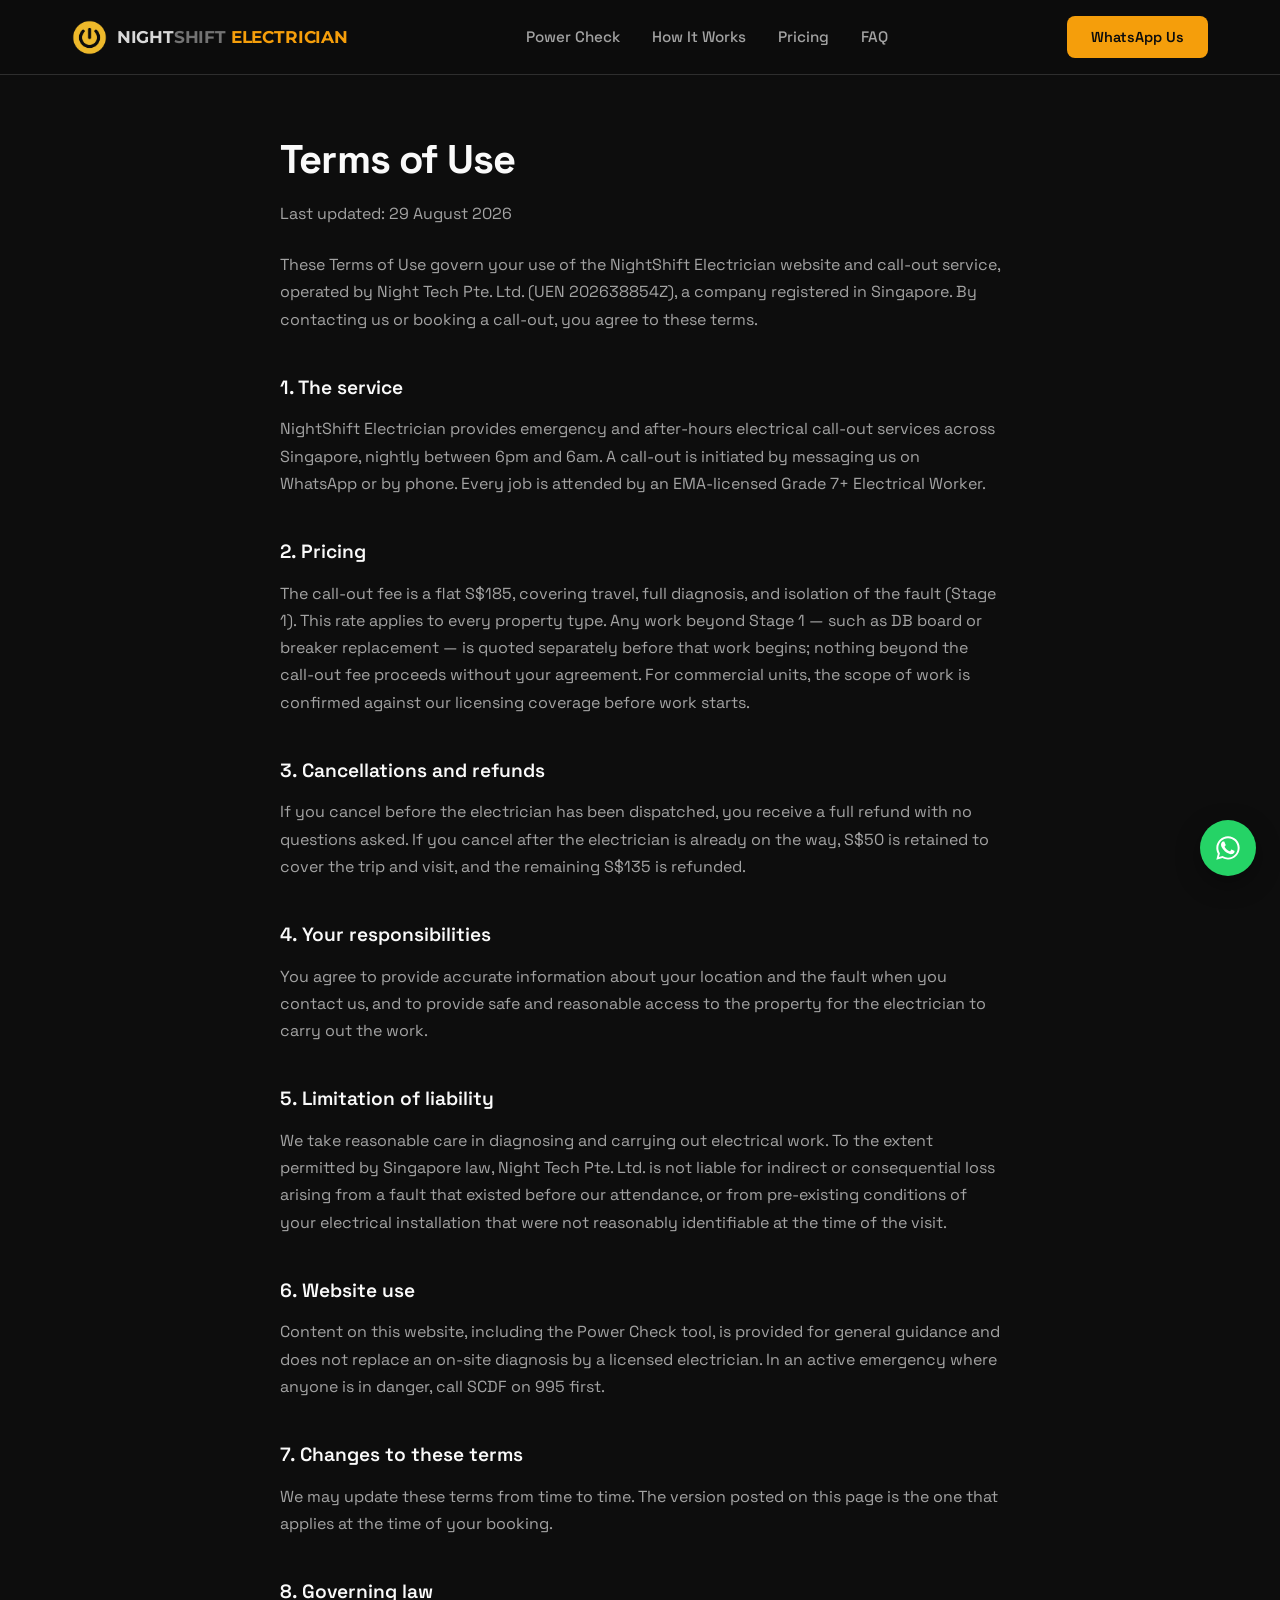
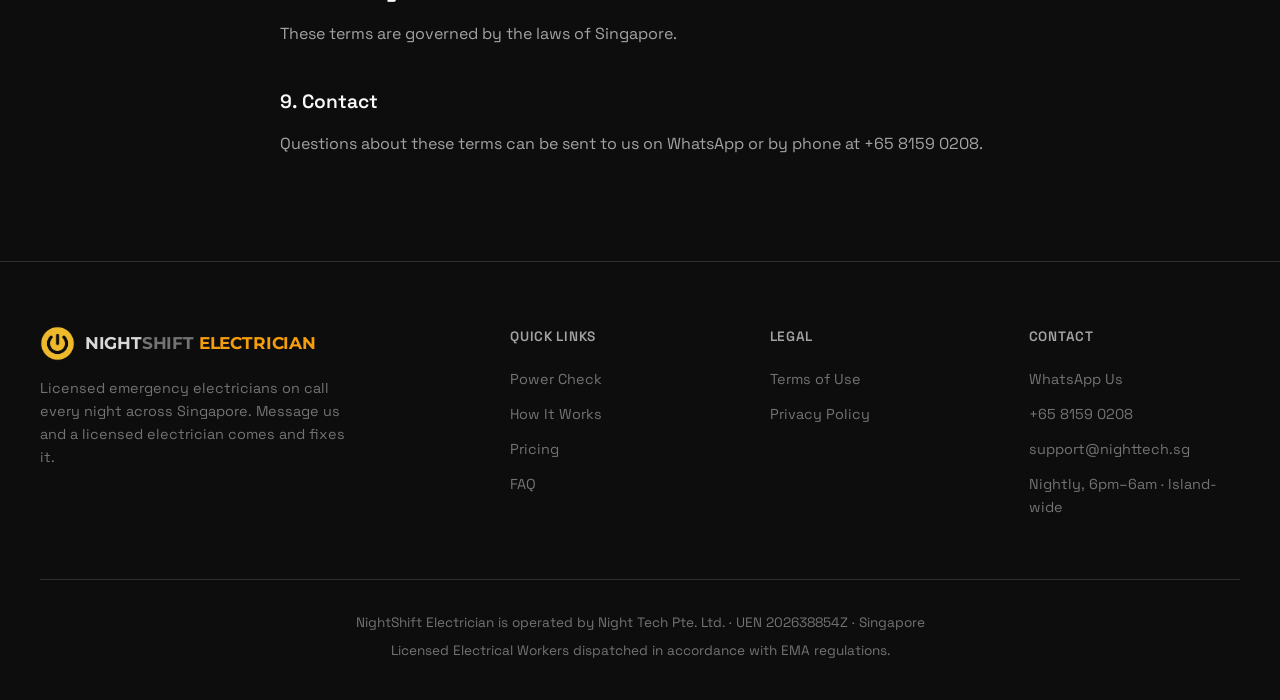
<file: terms.html>
<!DOCTYPE html>
<html lang="en">
<head>
<meta charset="UTF-8">
<meta name="viewport" content="width=device-width, initial-scale=1.0">
<title>Terms of Use — NightShift Electrician</title>
<meta name="description" content="Terms of Use for NightShift Electrician, a service of Night Tech Pte. Ltd. (UEN 202638854Z), Singapore.">
<meta name="robots" content="index, follow">
<link rel="canonical" href="https://nightshiftelectrician.sg/terms.html">
<meta name="theme-color" content="#0d0d0d">
<link rel="icon" href="assets/images/icon.png" type="image/png">
<link rel="preconnect" href="https://fonts.googleapis.com">
<link rel="preconnect" href="https://fonts.gstatic.com" crossorigin>
<link href="https://fonts.googleapis.com/css2?family=Space+Grotesk:wght@300;400;500;600;700&family=Montserrat:wght@700&display=swap" rel="stylesheet">
<link rel="stylesheet" href="assets/css/style.css">
</head>
<body>

<!-- Navigation -->
<nav>
  <div class="nav-container">
    <a href="index.html" class="logo">
      <img src="assets/images/icon.png" alt="" class="logo-icon">
      <span class="logo-word"><span class="n">NIGHT</span><span class="s">SHIFT</span> <span class="ec">ELECTRICIAN</span></span>
    </a>
    <ul class="nav-links">
      <li><a href="index.html#power-check">Power Check</a></li>
      <li><a href="index.html#how-it-works">How It Works</a></li>
      <li><a href="index.html#pricing">Pricing</a></li>
      <li><a href="index.html#faq">FAQ</a></li>
    </ul>
    <a href="https://wa.me/6581590208?text=Hi%2C%20I%20have%20an%20electrical%20problem%20and%20need%20help." class="nav-cta">
      <span>WhatsApp Us</span>
    </a>
    <button class="mobile-menu-btn" aria-label="Toggle menu">☰</button>
  </div>
</nav>

<section class="legal">
  <div class="legal-container">
    <h1>Terms of Use</h1>
    <p class="legal-updated">Last updated: 29 August 2026</p>

    <p>These Terms of Use govern your use of the NightShift Electrician website and call-out service, operated by Night Tech Pte. Ltd. (UEN 202638854Z), a company registered in Singapore. By contacting us or booking a call-out, you agree to these terms.</p>

    <h2>1. The service</h2>
    <p>NightShift Electrician provides emergency and after-hours electrical call-out services across Singapore, nightly between 6pm and 6am. A call-out is initiated by messaging us on WhatsApp or by phone. Every job is attended by an EMA-licensed Grade 7+ Electrical Worker.</p>

    <h2>2. Pricing</h2>
    <p>The call-out fee is a flat S$185, covering travel, full diagnosis, and isolation of the fault (Stage 1). This rate applies to every property type. Any work beyond Stage 1 — such as DB board or breaker replacement — is quoted separately before that work begins; nothing beyond the call-out fee proceeds without your agreement. For commercial units, the scope of work is confirmed against our licensing coverage before work starts.</p>

    <h2>3. Cancellations and refunds</h2>
    <p>If you cancel before the electrician has been dispatched, you receive a full refund with no questions asked. If you cancel after the electrician is already on the way, S$50 is retained to cover the trip and visit, and the remaining S$135 is refunded.</p>

    <h2>4. Your responsibilities</h2>
    <p>You agree to provide accurate information about your location and the fault when you contact us, and to provide safe and reasonable access to the property for the electrician to carry out the work.</p>

    <h2>5. Limitation of liability</h2>
    <p>We take reasonable care in diagnosing and carrying out electrical work. To the extent permitted by Singapore law, Night Tech Pte. Ltd. is not liable for indirect or consequential loss arising from a fault that existed before our attendance, or from pre-existing conditions of your electrical installation that were not reasonably identifiable at the time of the visit.</p>

    <h2>6. Website use</h2>
    <p>Content on this website, including the Power Check tool, is provided for general guidance and does not replace an on-site diagnosis by a licensed electrician. In an active emergency where anyone is in danger, call SCDF on 995 first.</p>

    <h2>7. Changes to these terms</h2>
    <p>We may update these terms from time to time. The version posted on this page is the one that applies at the time of your booking.</p>

    <h2>8. Governing law</h2>
    <p>These terms are governed by the laws of Singapore.</p>

    <h2>9. Contact</h2>
    <p>Questions about these terms can be sent to us on WhatsApp or by phone at +65 8159 0208.</p>
  </div>
</section>

<!-- Footer -->
<footer>
  <div class="footer-container">
    <div class="footer-grid">
      <div class="footer-brand">
        <a href="index.html" class="logo">
          <img src="assets/images/icon.png" alt="" class="logo-icon">
          <span class="logo-word"><span class="n">NIGHT</span><span class="s">SHIFT</span> <span class="ec">ELECTRICIAN</span></span>
        </a>
        <p>Licensed emergency electricians on call every night across Singapore. Message us and a licensed electrician comes and fixes it.</p>
      </div>
      <div class="footer-col">
        <div class="footer-title">Quick Links</div>
        <ul class="footer-links">
          <li><a href="index.html#power-check">Power Check</a></li>
          <li><a href="index.html#how-it-works">How It Works</a></li>
          <li><a href="index.html#pricing">Pricing</a></li>
          <li><a href="index.html#faq">FAQ</a></li>
        </ul>
      </div>
      <div class="footer-col">
        <div class="footer-title">Legal</div>
        <ul class="footer-links">
          <li><a href="terms.html">Terms of Use</a></li>
          <li><a href="privacy.html">Privacy Policy</a></li>
        </ul>
      </div>
      <div class="footer-col">
        <div class="footer-title">Contact</div>
        <ul class="footer-links">
          <li><a href="https://wa.me/6581590208?text=Hi%2C%20I%20have%20an%20electrical%20problem%20and%20need%20help.">WhatsApp Us</a></li>
          <li><a href="tel:+6581590208">+65 8159 0208</a></li>
          <li><a href="mailto:support@nighttech.sg">support@nighttech.sg</a></li>
          <li>Nightly, 6pm–6am · Island-wide</li>
        </ul>
      </div>
    </div>
    <div class="footer-bottom">
      <p>NightShift Electrician is operated by Night Tech Pte. Ltd. · UEN 202638854Z · Singapore</p>
      <p>Licensed Electrical Workers dispatched in accordance with EMA regulations.</p>
    </div>
  </div>
</footer>

<a href="https://wa.me/6581590208?text=Hi%2C%20I%20have%20an%20electrical%20problem%20and%20need%20help." class="whatsapp-float" target="_blank" rel="noopener" aria-label="Message us on WhatsApp">
  <svg width="28" height="28" viewBox="0 0 24 24" fill="currentColor"><path d="M17.5 14.4c-.3-.1-1.7-.9-2-1-.3-.1-.5-.1-.7.1-.2.3-.8 1-.9 1.2-.2.2-.3.2-.6.1-.3-.1-1.3-.5-2.4-1.5-.9-.8-1.5-1.8-1.7-2.1-.2-.3 0-.5.1-.6.1-.1.3-.3.4-.5.1-.1.2-.3.3-.4.1-.2 0-.3 0-.5 0-.1-.7-1.6-.9-2.2-.2-.5-.5-.5-.7-.5h-.6c-.2 0-.5.1-.8.3-.3.3-1 1-1 2.4s1 2.8 1.2 3c.1.2 2 3.1 4.9 4.3.7.3 1.2.5 1.6.6.7.2 1.3.2 1.8.1.5-.1 1.7-.7 1.9-1.4.2-.7.2-1.2.2-1.3-.1-.2-.3-.3-.6-.4z"/><path d="M12 2C6.5 2 2 6.5 2 12c0 1.8.5 3.5 1.3 5L2 22l5.2-1.4c1.4.8 3.1 1.2 4.8 1.2 5.5 0 10-4.5 10-10S17.5 2 12 2zm0 18.3c-1.5 0-3-.4-4.3-1.2l-.3-.2-3.2.8.9-3.1-.2-.3C4.2 14.9 3.7 13.5 3.7 12c0-4.6 3.7-8.3 8.3-8.3s8.3 3.7 8.3 8.3-3.7 8.3-8.3 8.3z"/></svg>
</a>

<script src="assets/js/main.js"></script>
</body>
</html>
</file>
<file: assets/css/style.css>
@charset "utf-8";
/* NightShift Electrician — styled after TemplateMo 606 String Master's design system */

* {
	margin: 0;
	padding: 0;
	box-sizing: border-box;
}

:root {
	--bg-dark: #0d0d0d;
	--bg-card: #1a1a1a;
	--bg-elevated: #242424;
	--accent: #f59e0b;
	--accent-light: #fbbf24;
	--accent-dark: #d97706;
	--text-primary: #fafafa;
	--text-secondary: #a3a3a3;
	--text-muted: #737373;
	--border: #2e2e2e;
	--danger: #f87171;
	--safe: #4ade80;
}

html {
	scroll-behavior: smooth;
}

body {
	font-family: 'Space Grotesk', sans-serif;
	background: var(--bg-dark);
	color: var(--text-primary);
	line-height: 1.6;
}

a {
	color: inherit;
}

.wrap,
.section-container {
	max-width: 1200px;
	margin: 0 auto;
	padding: 0 2rem;
}

/* Navigation */
nav {
	position: fixed;
	top: 0;
	left: 0;
	right: 0;
	z-index: 1000;
	background: rgba(13, 13, 13, 0.9);
	backdrop-filter: blur(20px);
	border-bottom: 1px solid var(--border);
}

.nav-container {
	max-width: 1200px;
	margin: 0 auto;
	padding: 1rem 2rem;
	display: flex;
	justify-content: space-between;
	align-items: center;
}

.logo {
	display: flex;
	align-items: center;
	gap: 0.6rem;
	text-decoration: none;
}

.logo-icon {
	height: 35px;
	width: auto;
	display: block;
}

.logo-word {
	font-family: 'Montserrat', sans-serif;
	font-weight: 700;
	font-size: 17px;
	letter-spacing: -0.01em;
	white-space: nowrap;
}

.logo-word .n {
	color: #d9d9d9;
}

.logo-word .s {
	color: var(--text-muted);
}

.logo-word .ec {
	color: var(--accent);
}

.nav-links {
	display: flex;
	gap: 2rem;
	list-style: none;
}

.nav-links a {
	color: var(--text-secondary);
	text-decoration: none;
	font-size: 0.95rem;
	font-weight: 500;
	transition: color 0.2s;
}

.nav-links a:hover {
	color: var(--accent);
}

.nav-cta {
	background: var(--accent);
	color: var(--bg-dark);
	padding: 0.6rem 1.5rem;
	border-radius: 8px;
	text-decoration: none;
	font-weight: 600;
	font-size: 0.9rem;
	transition: all 0.2s;
	display: inline-flex;
	align-items: center;
	gap: 0.5rem;
	white-space: nowrap;
}

.nav-cta:hover {
	background: var(--accent-light);
	transform: translateY(-1px);
}

.mobile-menu-btn {
	display: none;
	background: none;
	border: none;
	color: var(--text-primary);
	font-size: 1.5rem;
	cursor: pointer;
}

/* Buttons */
.btn-primary {
	background: var(--accent);
	color: var(--bg-dark);
	padding: 8px 21px;
	border-radius: 10px;
	text-decoration: none;
	font-weight: 600;
	display: inline-flex;
	align-items: center;
	justify-content: center;
	gap: 0.5rem;
	transition: all 0.2s;
	border: none;
	cursor: pointer;
	font-family: inherit;
	font-size: 14px;
}

.btn-primary:hover {
	background: var(--accent-light);
	transform: translateY(-2px);
	box-shadow: 0 10px 30px rgba(245, 158, 11, 0.3);
}

.btn-primary.danger {
	background: var(--danger);
	color: #2a0a06;
}

.btn-primary.danger:hover {
	background: #fca5a5;
	box-shadow: 0 10px 30px rgba(248, 113, 113, 0.3);
}

.btn-secondary {
	background: transparent;
	color: var(--text-primary);
	padding: 8px 21px;
	border-radius: 10px;
	text-decoration: none;
	font-weight: 600;
	border: 1px solid var(--border);
	transition: all 0.2s;
	display: inline-flex;
	align-items: center;
	justify-content: center;
	gap: 0.5rem;
	font-family: inherit;
	font-size: 14px;
	cursor: pointer;
}

.btn-secondary:hover {
	border-color: var(--text-secondary);
	background: var(--bg-card);
}

/* Hero Section */
.hero {
	display: flex;
	align-items: center;
	padding: 9rem 2rem 2.5rem;
	position: relative;
	overflow: hidden;
}

.hero::before {
	content: '';
	position: absolute;
	top: -50%;
	right: -20%;
	width: 80%;
	height: 150%;
	background: radial-gradient(ellipse, rgba(245, 158, 11, 0.08) 0%, transparent 70%);
	pointer-events: none;
}

.hero-inner {
	max-width: 900px;
	margin: 0 auto;
	position: relative;
	z-index: 1;
	text-align: center;
}

.hero-badge {
	display: inline-flex;
	align-items: center;
	gap: 0.5rem;
	background: var(--bg-card);
	border: 1px solid var(--border);
	padding: 0.5rem 1rem;
	border-radius: 100px;
	font-size: 0.85rem;
	color: var(--text-secondary);
	margin-bottom: 1.5rem;
}

.hero-badge span {
	color: var(--accent);
}

.hero h1 {
	font-size: clamp(2rem, 6vw, 3.5rem);
	font-weight: 700;
	line-height: 1.15;
	margin-bottom: 1.5rem;
	letter-spacing: -0.02em;
	text-wrap: balance;
}

.hero-description {
	font-size: 17px;
	color: var(--text-secondary);
	margin-bottom: 2.5rem;
	max-width: 560px;
	margin-left: auto;
	margin-right: auto;
}

.hero-buttons {
	display: flex;
	gap: 1rem;
	justify-content: center;
	flex-wrap: wrap;
}

.hero-payment-note {
	display: flex;
	flex-direction: column;
	align-items: center;
	gap: 0.15rem;
	margin-top: 1rem;
}

.hero-payment-note p {
	font-size: 0.78rem;
	font-style: italic;
	color: var(--text-muted);
	margin: 0;
}

.hero-paynow-logo {
	height: 15px;
	width: auto;
	opacity: 0.75;
}

/* Problem framing section */
.problem {
	padding: 1rem 2rem 4rem;
}

.problem-inner {
	max-width: 760px;
	margin: 0 auto;
	text-align: center;
}

.problem-inner p {
	font-size: 1.1rem;
	font-style: italic;
	line-height: 1.6;
	color: var(--text-secondary);
}

.problem-inner strong {
	color: var(--text-primary);
	font-weight: 600;
}

/* Generic section header */
.section-header {
	text-align: center;
	margin-bottom: 3rem;
}

.section-label {
	font-size: 0.85rem;
	color: var(--accent);
	font-weight: 600;
	text-transform: uppercase;
	letter-spacing: 0.1em;
	margin-bottom: 1rem;
}

.section-title {
	font-weight: 700;
	margin-bottom: 1rem;
	letter-spacing: -0.02em;
	text-wrap: balance;
}

.section-title--power-check {
	font-size: clamp(1.6rem, 5vw, 2.75rem);
}

.section-title--how-it-works {
	font-size: clamp(1.6rem, 5vw, 2.75rem);
}

.section-title--pricing {
	font-size: clamp(1.6rem, 5vw, 2.75rem);
}

.section-title--faq {
	font-size: clamp(1.6rem, 5vw, 2.75rem);
}

.nowrap {
	white-space: nowrap;
}

.section-description {
	font-size: 16px;
	color: var(--text-secondary);
	max-width: 600px;
	margin: 0 auto;
}

/* Power Check widget section */
.power-check {
	padding: 6rem 2rem;
	background: var(--bg-card);
}

/* Power Check widget */
#pcw {
	width: 100%;
	max-width: 480px;
	background: var(--bg-dark);
	border: 1px solid var(--border);
	border-radius: 20px;
	overflow: hidden;
	box-shadow: 0 25px 50px rgba(0, 0, 0, 0.5);
	margin: 0 auto;
	text-align: left;
}

.pcw-head {
	padding: 1.25rem 1.5rem 1rem;
	border-bottom: 1px solid var(--border);
	display: flex;
	align-items: center;
	justify-content: space-between;
	gap: 12px;
}

.pcw-title {
	font-size: 13px;
	font-weight: 600;
	letter-spacing: -0.01em;
}

.pcw-title .amber {
	color: var(--accent);
}

.pcw-restart {
	font-family: inherit;
	font-size: 0.75rem;
	font-weight: 600;
	color: var(--accent);
	background: rgba(245, 158, 11, 0.1);
	border: 1px solid rgba(245, 158, 11, 0.4);
	border-radius: 999px;
	padding: 5px 12px;
	cursor: pointer;
	white-space: nowrap;
	transition: all 0.15s;
}

.pcw-restart:hover {
	color: var(--bg-dark);
	background: var(--accent);
	border-color: var(--accent);
}

.pcw-progress {
	display: flex;
	gap: 5px;
	padding: 1rem 1.5rem 0;
}

.pcw-progress .seg {
	height: 3px;
	flex: 1;
	background: var(--border);
	border-radius: 3px;
	overflow: hidden;
}

.pcw-progress .seg>i {
	display: block;
	height: 100%;
	width: 0%;
	background: var(--accent);
	transition: width 0.3s ease;
}

.pcw-progress .seg.done>i {
	width: 100%;
}

.pcw-progress .seg.active>i {
	width: 60%;
}

.pcw-body {
	padding: 1.75rem 1.5rem 1.5rem;
	min-height: 240px;
}

.pcw-eyebrow {
	font-size: 0.75rem;
	color: var(--accent-dark);
	text-transform: uppercase;
	letter-spacing: 0.07em;
	margin-bottom: 0.65rem;
	display: block;
	font-weight: 600;
}

.pcw-eyebrow.danger {
	color: var(--danger);
}

.pcw-eyebrow.safe {
	color: var(--safe);
}

.pcw-q {
	font-size: 20px;
	font-weight: 700;
	line-height: 1.3;
	margin-bottom: 0.4rem;
	letter-spacing: -0.01em;
}

.pcw-sub {
	color: var(--text-secondary);
	font-size: 0.9rem;
	margin-bottom: 1.25rem;
}

.pcw-options {
	display: flex;
	flex-direction: column;
	gap: 0.6rem;
}

.pcw-opt {
	text-align: left;
	background: var(--bg-elevated);
	border: 1px solid var(--border);
	color: var(--text-primary);
	font-family: inherit;
	font-size: 0.95rem;
	font-weight: 500;
	padding: 0.85rem 1rem;
	border-radius: 11px;
	cursor: pointer;
	display: flex;
	align-items: center;
	gap: 0.7rem;
	transition: border-color 0.15s ease, background 0.15s ease, transform 0.1s ease;
	width: 100%;
}

.pcw-opt:hover {
	border-color: var(--accent);
	background: #2c2308;
}

.pcw-opt:active {
	transform: scale(0.98);
}

.pcw-opt .ic {
	font-size: 1.15rem;
	flex-shrink: 0;
	width: 22px;
	text-align: center;
}

.pcw-opt.danger-opt {
	border-color: rgba(248, 113, 113, 0.35);
}

.pcw-opt.danger-opt:hover {
	border-color: var(--danger);
	background: rgba(248, 113, 113, 0.08);
}

.pcw-back {
	margin-top: 1.1rem;
	background: none;
	border: none;
	color: var(--text-muted);
	font-family: inherit;
	font-size: 0.8rem;
	cursor: pointer;
	padding: 4px 0;
}

.pcw-back:hover {
	color: var(--text-secondary);
}

.pcw-field {
	margin-bottom: 1rem;
}

.pcw-field label {
	display: block;
	font-size: 0.8rem;
	color: var(--text-secondary);
	margin-bottom: 0.4rem;
}

.pcw-field select,
.pcw-field input {
	width: 100%;
	background: var(--bg-elevated);
	border: 1px solid var(--border);
	color: var(--text-primary);
	font-family: inherit;
	font-size: 0.95rem;
	padding: 0.7rem 0.85rem;
	border-radius: 10px;
}

.pcw-field select:focus,
.pcw-field input:focus {
	outline: none;
	border-color: var(--accent);
}

.pcw-submit {
	width: 100%;
	margin-top: 0.4rem;
	background: var(--accent);
	color: var(--bg-dark);
	font-weight: 700;
	font-size: 0.95rem;
	border: none;
	padding: 0.85rem;
	border-radius: 10px;
	cursor: pointer;
	font-family: inherit;
}

.pcw-submit:hover {
	background: var(--accent-light);
}

.pcw-badge {
	display: inline-flex;
	align-items: center;
	gap: 7px;
	font-size: 0.75rem;
	font-weight: 600;
	border-radius: 999px;
	padding: 6px 13px;
	margin-bottom: 1rem;
	background: rgba(245, 158, 11, 0.12);
	color: var(--accent);
	border: 1px solid rgba(245, 158, 11, 0.3);
}

.pcw-badge.danger {
	background: rgba(248, 113, 113, 0.12);
	color: var(--danger);
	border-color: rgba(248, 113, 113, 0.35);
}

.pcw-badge.safe {
	background: rgba(74, 222, 128, 0.12);
	color: var(--safe);
	border-color: rgba(74, 222, 128, 0.35);
}

.pcw-badge .dot {
	width: 6px;
	height: 6px;
	border-radius: 50%;
	background: currentColor;
}

.pcw-result-title {
	font-size: 1.3rem;
	font-weight: 700;
	margin-bottom: 0.6rem;
	line-height: 1.3;
	letter-spacing: -0.01em;
}

.pcw-result-body {
	color: var(--text-secondary);
	font-size: 0.92rem;
	margin-bottom: 0.5rem;
	line-height: 1.6;
}

.pcw-result-body strong {
	color: var(--text-primary);
	font-weight: 600;
}

.pcw-fee-note {
	font-size: 0.82rem;
	color: var(--text-muted);
	margin: 0.9rem 0 0.4rem;
	padding: 0.65rem 0.85rem;
	background: var(--bg-elevated);
	border-radius: 9px;
	border: 1px solid var(--border);
}

.pcw-commercial-note {
	font-size: 0.8rem;
	color: var(--text-muted);
	margin: 0.6rem 0 1rem;
	padding: 0.65rem 0.85rem;
	background: rgba(245, 158, 11, 0.06);
	border: 1px dashed rgba(245, 158, 11, 0.3);
	border-radius: 9px;
	line-height: 1.5;
}

.pcw-ctas {
	display: flex;
	flex-direction: column;
	gap: 0.6rem;
	margin-top: 0.5rem;
}

.pcw-cta-primary,
.pcw-cta-secondary {
	display: flex;
	align-items: center;
	justify-content: center;
	gap: 8px;
	text-decoration: none;
	font-weight: 700;
	font-size: 0.95rem;
	padding: 0.9rem;
	border-radius: 11px;
	text-align: center;
	font-family: inherit;
	border: none;
	cursor: pointer;
}

.pcw-cta-primary {
	background: var(--accent);
	color: var(--bg-dark);
}

.pcw-cta-primary.danger {
	background: var(--danger);
	color: #2a0a06;
}

.pcw-cta-primary:hover {
	filter: brightness(1.08);
}

.pcw-cta-secondary {
	background: var(--bg-elevated);
	border: 1px solid var(--border);
	color: var(--text-primary);
	font-weight: 600;
}

.pcw-cta-secondary:hover {
	border-color: var(--text-secondary);
}

.pcw-foot {
	padding: 0.85rem 1.5rem;
	border-top: 1px solid var(--border);
	background: rgba(248, 113, 113, 0.08);
	font-size: 0.78rem;
	font-weight: 600;
	color: var(--danger);
	text-align: center;
}

/* How it works */
.how-it-works {
	padding: 6rem 2rem;
}

.steps-grid {
	display: grid;
	grid-template-columns: repeat(3, 1fr);
	gap: 2rem;
}

.step-card {
	background: var(--bg-card);
	border: 1px solid var(--border);
	border-radius: 16px;
	padding: 2rem;
	transition: all 0.3s;
}

.step-card:hover {
	border-color: var(--accent);
	transform: translateY(-4px);
}

.step-head {
	display: flex;
	align-items: center;
	gap: 1rem;
	margin-bottom: 0.75rem;
}

.step-num {
	width: 40px;
	height: 40px;
	flex-shrink: 0;
	background: var(--bg-elevated);
	border-radius: 10px;
	display: flex;
	align-items: center;
	justify-content: center;
	font-weight: 700;
	color: var(--accent);
}

.step-card h3 {
	font-size: 1.2rem;
	font-weight: 600;
}

.step-card p {
	color: var(--text-secondary);
	font-size: 0.95rem;
}

/* Pricing + credentials */
.pricing {
	padding: 6rem 2rem;
	background: var(--bg-card);
}

.pricing-inner {
	max-width: 780px;
	margin: 0 auto;
}

.pricing-card {
	background: var(--bg-dark);
	border: 1px solid var(--accent);
	border-radius: 20px;
	padding: 2.75rem;
	box-shadow: 0 0 40px rgba(245, 158, 11, 0.1);
	text-align: center;
}

.pricing-card + .pricing-card {
	margin-top: 1.5rem;
}

.pricing-card--secondary .price-line {
	font-size: 1.2rem;
}

.pricing-card .price-line {
	font-size: 1.5rem;
	font-weight: 700;
	margin-bottom: 1rem;
	letter-spacing: -0.01em;
}

.pricing-card .price-line .amber {
	color: var(--accent);
}

.pricing-card p {
	color: var(--text-secondary);
	font-size: 1.02rem;
	margin-bottom: 1.1rem;
	line-height: 1.7;
	text-align: left;
}

.pricing-card p:last-child {
	margin-bottom: 0;
}

.pricing-card .credential-line {
	text-align: center;
	color: var(--text-muted);
	font-size: 0.9rem;
	border-top: 1px solid var(--border);
	padding-top: 1.25rem;
	margin-top: 1.5rem;
}

.pricing-card .pricing-surcharge-note {
	text-align: center;
	color: var(--text-muted);
	font-size: 0.78rem;
	font-style: italic;
	margin-top: 0.6rem;
	margin-bottom: 0;
}

/* FAQ */
.faq {
	padding: 6rem 2rem;
}

.faq-list {
	max-width: 800px;
	margin: 0 auto;
}

.faq-item {
	border-bottom: 1px solid var(--border);
}

.faq-item summary {
	list-style: none;
	cursor: pointer;
	padding: 1.5rem 0;
	display: flex;
	align-items: center;
	justify-content: space-between;
	gap: 1.5rem;
}

.faq-item summary::-webkit-details-marker {
	display: none;
}

.faq-item summary::marker {
	content: '';
}

.faq-item summary:hover h3 {
	color: var(--accent);
}

.faq-item h3 {
	font-size: 0.9rem;
	font-weight: 600;
	margin: 0;
	transition: color 0.15s;
}

.faq-icon {
	flex-shrink: 0;
	width: 18px;
	height: 18px;
	display: inline-flex;
	color: var(--accent);
}

.faq-icon svg {
	width: 100%;
	height: 100%;
}

.faq-icon .icon-minus {
	display: none;
}

.faq-item[open] .faq-icon .icon-plus {
	display: none;
}

.faq-item[open] .faq-icon .icon-minus {
	display: block;
}

.faq-item p {
	color: var(--text-secondary);
	font-size: 0.95rem;
	line-height: 1.7;
	padding-bottom: 1.5rem;
	margin: 0;
}

/* Final CTA */
.cta {
	padding: 6rem 2rem;
	background: linear-gradient(135deg, var(--bg-card) 0%, var(--bg-dark) 100%);
	text-align: center;
	position: relative;
	overflow: hidden;
}

.cta::before {
	content: '';
	position: absolute;
	top: 50%;
	left: 50%;
	transform: translate(-50%, -50%);
	width: 600px;
	height: 600px;
	background: radial-gradient(circle, rgba(245, 158, 11, 0.1) 0%, transparent 70%);
	pointer-events: none;
}

.cta-content {
	position: relative;
	z-index: 1;
}

.cta .hero-buttons {
	margin-top: 0.5rem;
}

/* Legal pages (Terms, Privacy) */
.legal {
	padding: 8rem 2rem 5rem;
}

.legal-container {
	max-width: 720px;
	margin: 0 auto;
}

.legal-container h1 {
	font-size: clamp(1.9rem, 4vw, 2.5rem);
	font-weight: 700;
	margin-bottom: 0.5rem;
	letter-spacing: -0.02em;
}

.legal-updated {
	color: var(--text-muted);
	font-size: 0.85rem;
	margin-bottom: 2.5rem;
}

.legal-container > p {
	color: var(--text-secondary);
	font-size: 1rem;
	line-height: 1.7;
	margin-bottom: 1.5rem;
}

.legal-container h2 {
	font-size: 1.2rem;
	font-weight: 600;
	margin: 2.5rem 0 0.75rem;
}

/* Footer */
footer {
	padding: 4rem 2rem 2rem;
	border-top: 1px solid var(--border);
}

.footer-container {
	max-width: 1200px;
	margin: 0 auto;
}

.footer-grid {
	display: grid;
	grid-template-columns: 2fr 1fr 1fr 1fr;
	gap: 3rem;
	margin-bottom: 3rem;
}

.footer-brand .logo {
	margin-bottom: 1rem;
}

.footer-brand p {
	color: var(--text-muted);
	font-size: 0.9rem;
	max-width: 320px;
}

.footer-title {
	font-size: 0.85rem;
	font-weight: 600;
	color: var(--text-secondary);
	text-transform: uppercase;
	letter-spacing: 0.05em;
	margin-bottom: 1.25rem;
}

.footer-links {
	list-style: none;
}

.footer-links li {
	margin-bottom: 0.75rem;
	color: var(--text-muted);
	font-size: 0.9rem;
}

.footer-links a {
	color: var(--text-muted);
	text-decoration: none;
	transition: color 0.2s;
}

.footer-links a:hover {
	color: var(--accent);
}

.footer-bottom {
	padding-top: 2rem;
	border-top: 1px solid var(--border);
	text-align: center;
}

.footer-bottom p {
	color: var(--text-muted);
	font-size: 0.85rem;
	margin-bottom: 0.4rem;
}

@media (max-width: 880px) {
	.footer-grid {
		grid-template-columns: 1fr 1fr;
		text-align: left;
	}

	.footer-brand {
		grid-column: 1 / -1;
	}
}

/* Responsive */
@media (max-width: 880px) {

	.nav-links,
	.nav-cta {
		display: none;
	}

	.mobile-menu-btn {
		display: block;
	}

	.nav-links.active {
		display: flex;
		flex-direction: column;
		position: absolute;
		top: 100%;
		left: 0;
		right: 0;
		background: rgba(13, 13, 13, 0.98);
		backdrop-filter: blur(20px);
		padding: 0.5rem 0 0 0;
		gap: 0;
	}

	.nav-links.active li {
		border-bottom: 1px solid var(--border);
	}

	.nav-links.active li:last-child {
		border-bottom: none;
	}

	.nav-links.active a {
		display: block;
		padding: 1.35rem 2rem;
		font-size: 1.1rem;
	}

	.nav-cta.active {
		display: block;
		position: absolute;
		top: 100%;
		left: 0;
		right: 0;
		text-align: center;
		background: var(--bg-dark);
		padding: 1.5rem 2rem;
		border-top: 1px solid var(--border);
	}

	.hero {
		padding: 7rem 1.25rem 3.5rem;
	}

	.hero h1 {
		font-size: 24px;
	}

	.section-title--power-check {
		font-size: 19px;
	}

	.section-title--how-it-works {
		font-size: 19px;
	}

	.section-title--pricing {
		font-size: 21px;
	}

	.section-title--faq {
		font-size: 17px;
	}

	#power-check .section-label {
		font-size: 15px;
	}

	#how-it-works .section-label {
		font-size: 15px;
	}

	#faq .section-label {
		font-size: 16px;
	}

	.hero-buttons {
		flex-direction: column;
	}

	.hero-buttons .btn-primary,
	.hero-buttons .btn-secondary {
		width: 100%;
	}

	.problem-inner p {
		font-size: 1.15rem;
	}

	.steps-grid {
		grid-template-columns: 1fr;
	}

	.pricing-card {
		padding: 1.75rem;
	}

	.power-check,
	.how-it-works,
	.pricing,
	.faq,
	.cta {
		padding: 4rem 1.25rem;
	}

	.pcw-head {
		padding: 1rem 1.1rem 0.85rem;
	}

	.pcw-restart {
		font-size: 0.68rem;
		padding: 5px 9px;
	}

	.whatsapp-float {
		width: 52px;
		height: 52px;
		bottom: 16px;
		right: 16px;
	}
}

/* Sticky WhatsApp button */
.whatsapp-float {
	position: fixed;
	bottom: 24px;
	right: 24px;
	width: 56px;
	height: 56px;
	background: #25d366;
	color: #fff;
	border-radius: 50%;
	display: flex;
	align-items: center;
	justify-content: center;
	box-shadow: 0 8px 24px rgba(0, 0, 0, 0.35);
	z-index: 900;
	transition: transform 0.2s ease, box-shadow 0.2s ease;
}

.whatsapp-float:hover {
	transform: scale(1.08);
	box-shadow: 0 10px 28px rgba(0, 0, 0, 0.45);
}
</file>
